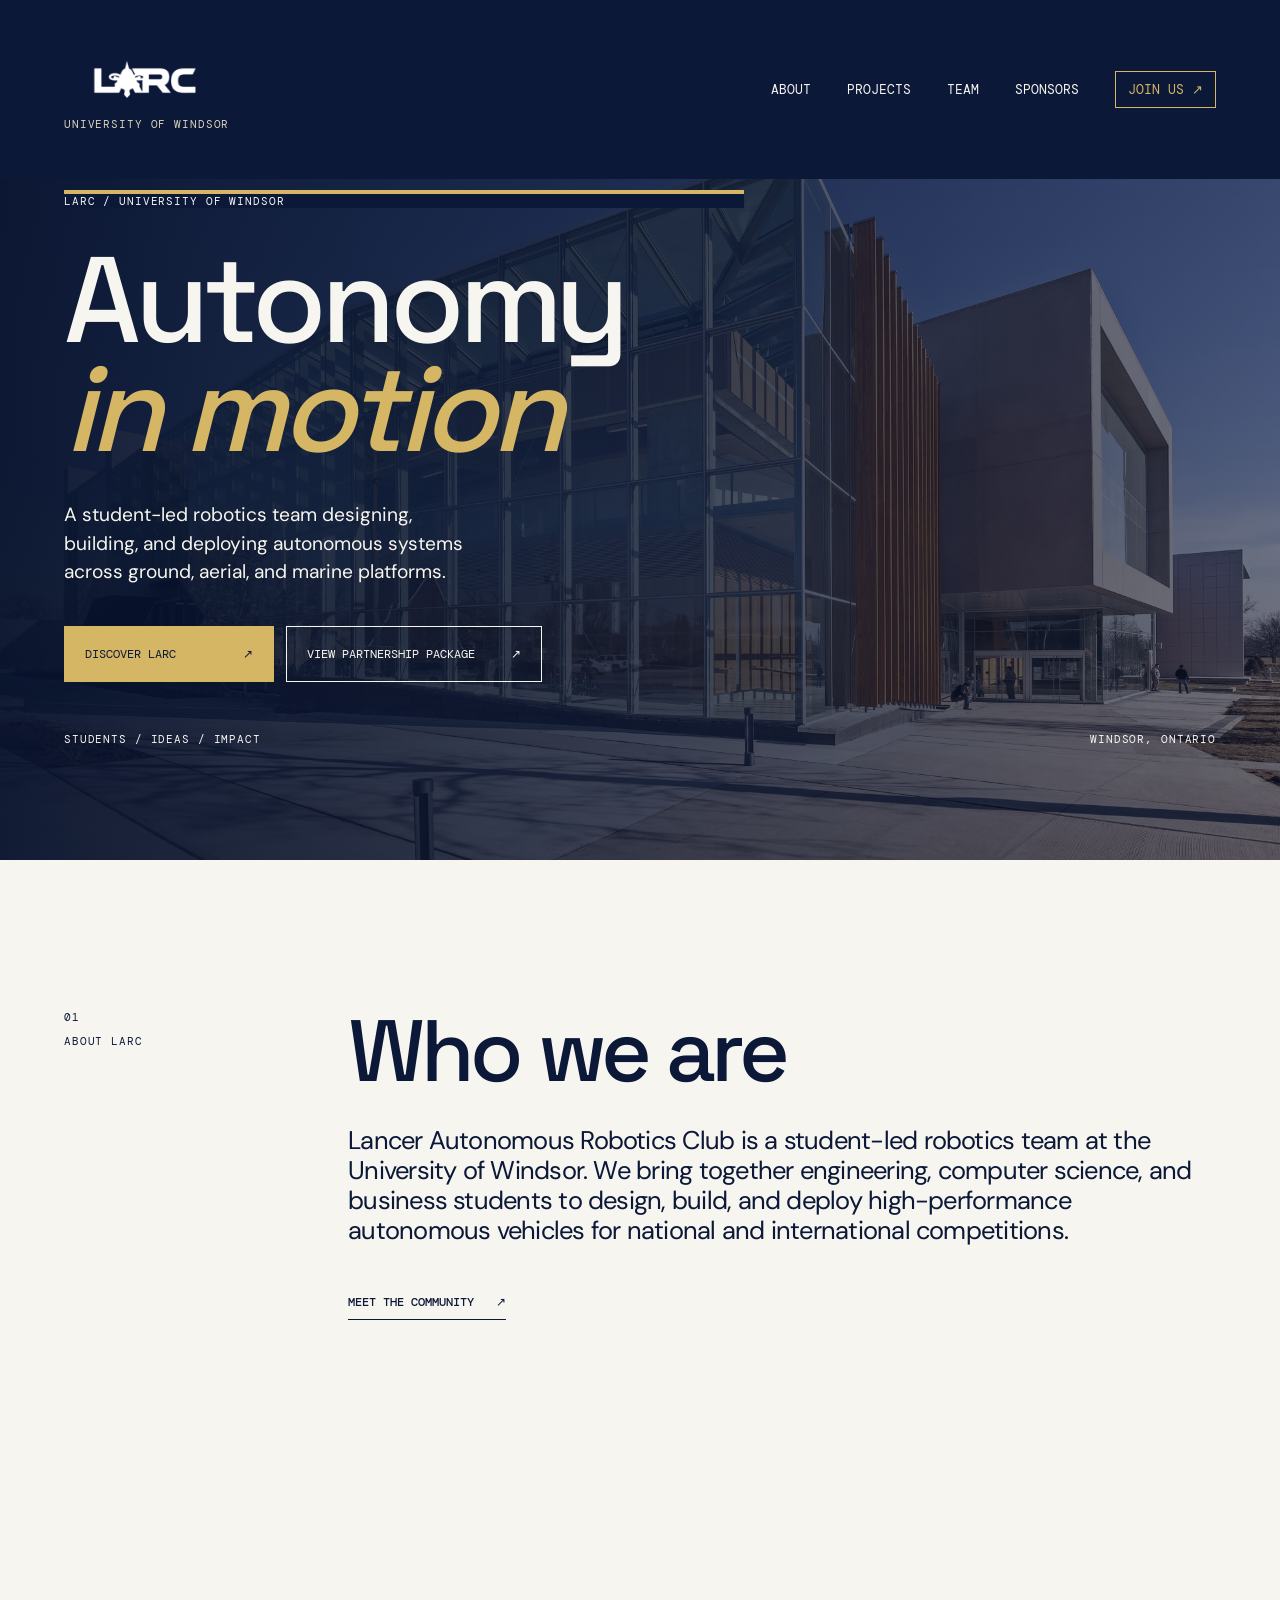
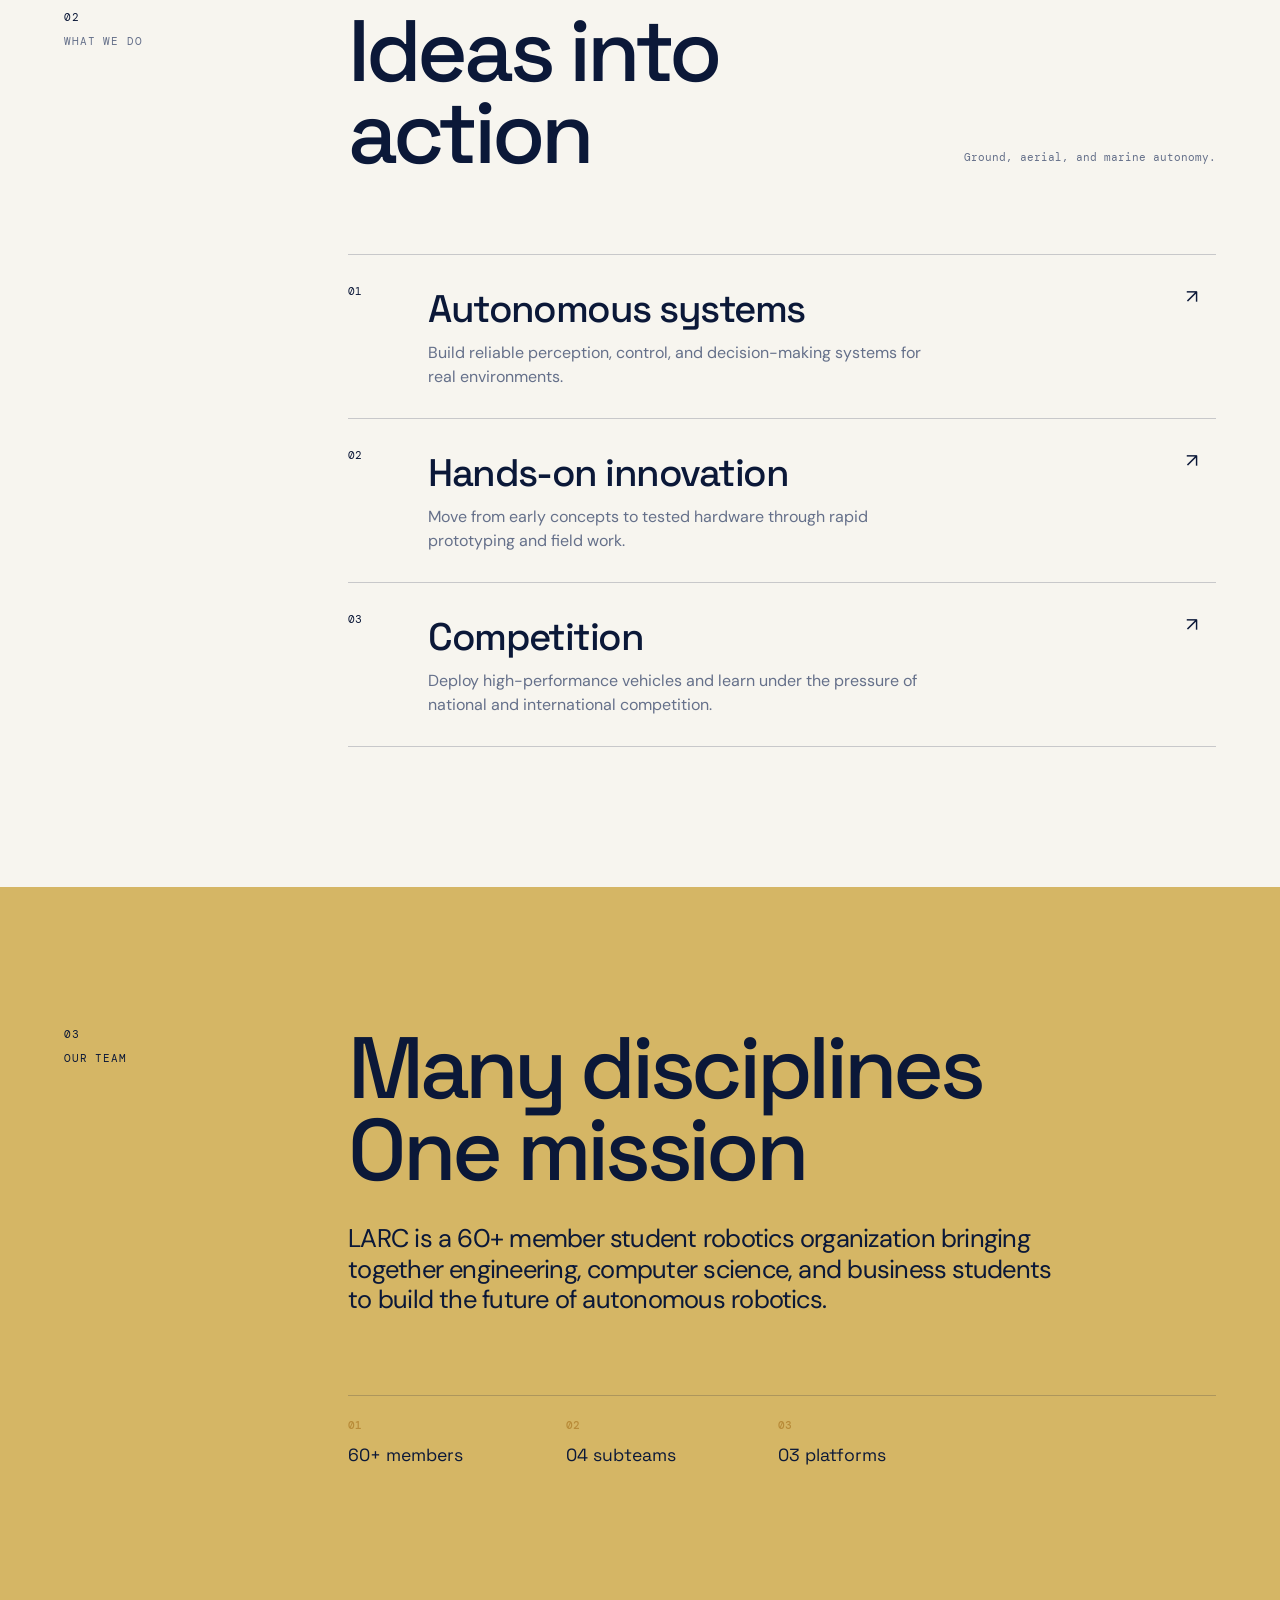
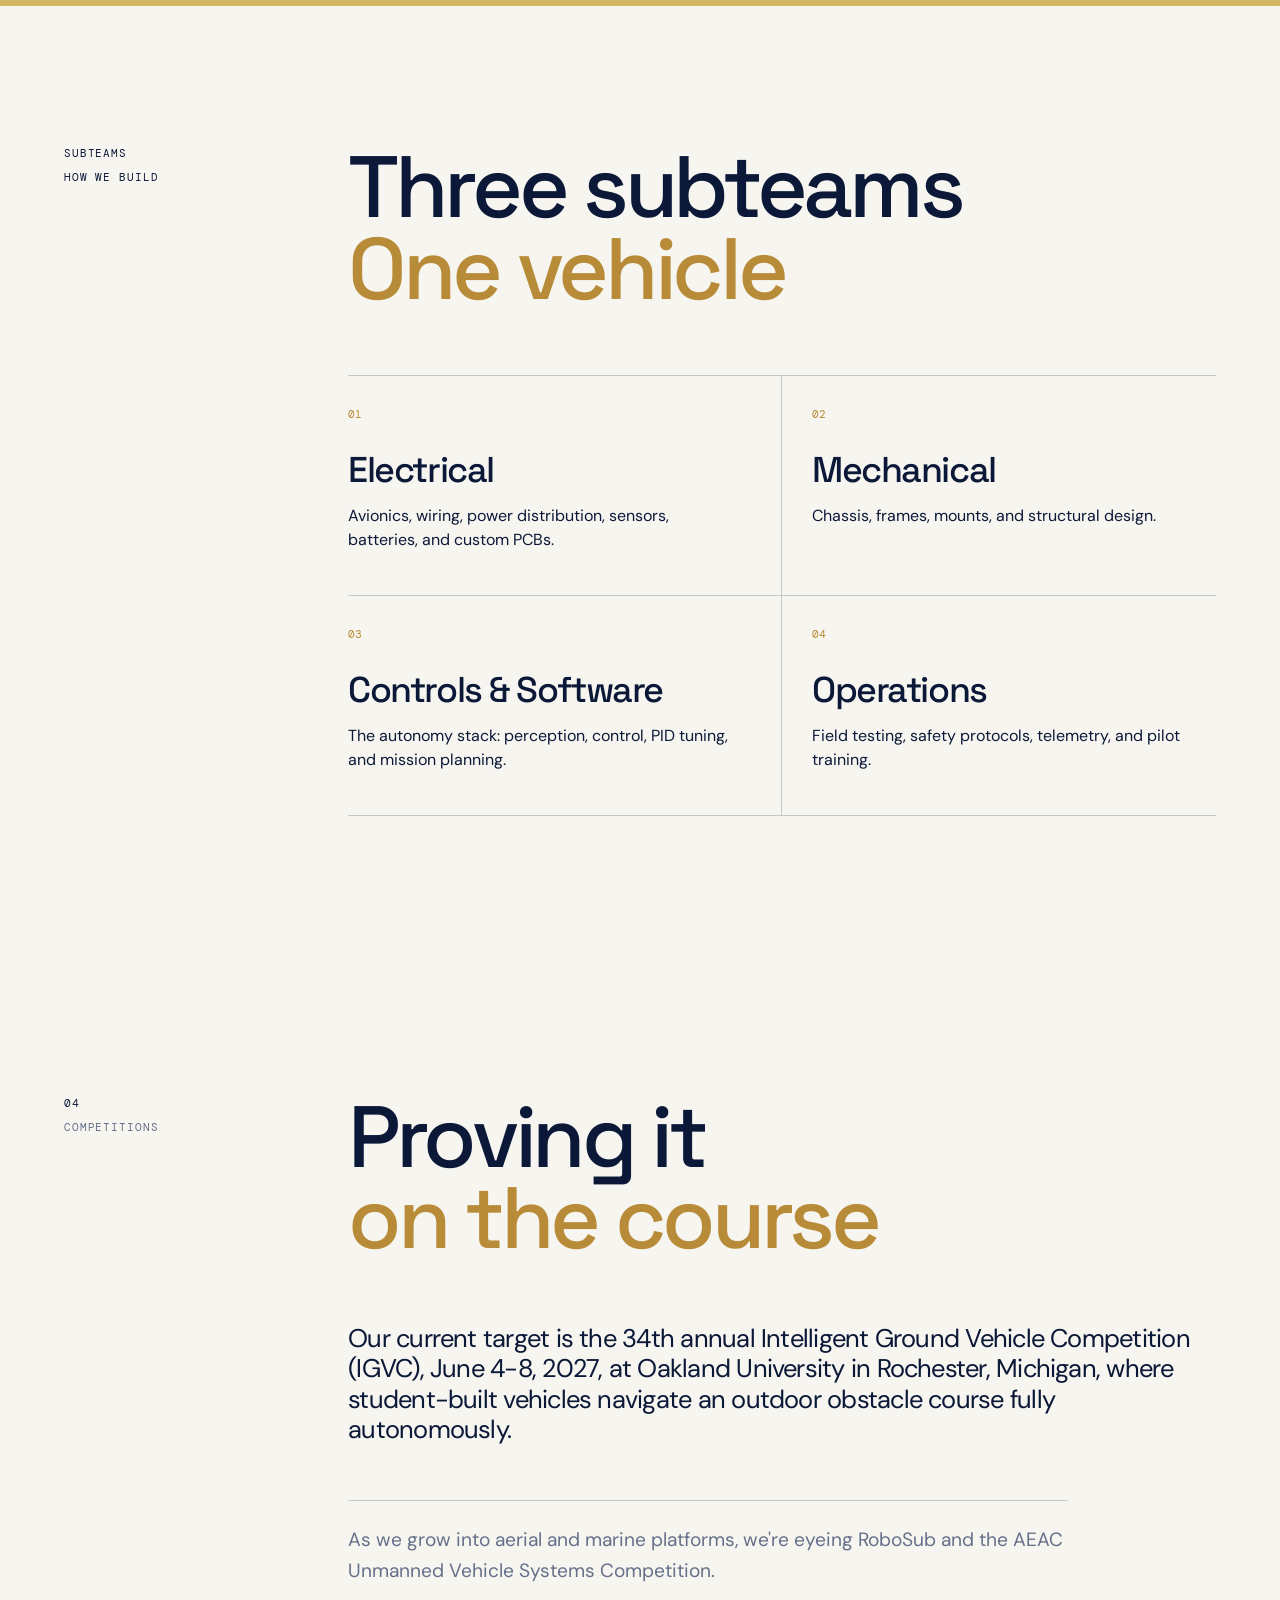
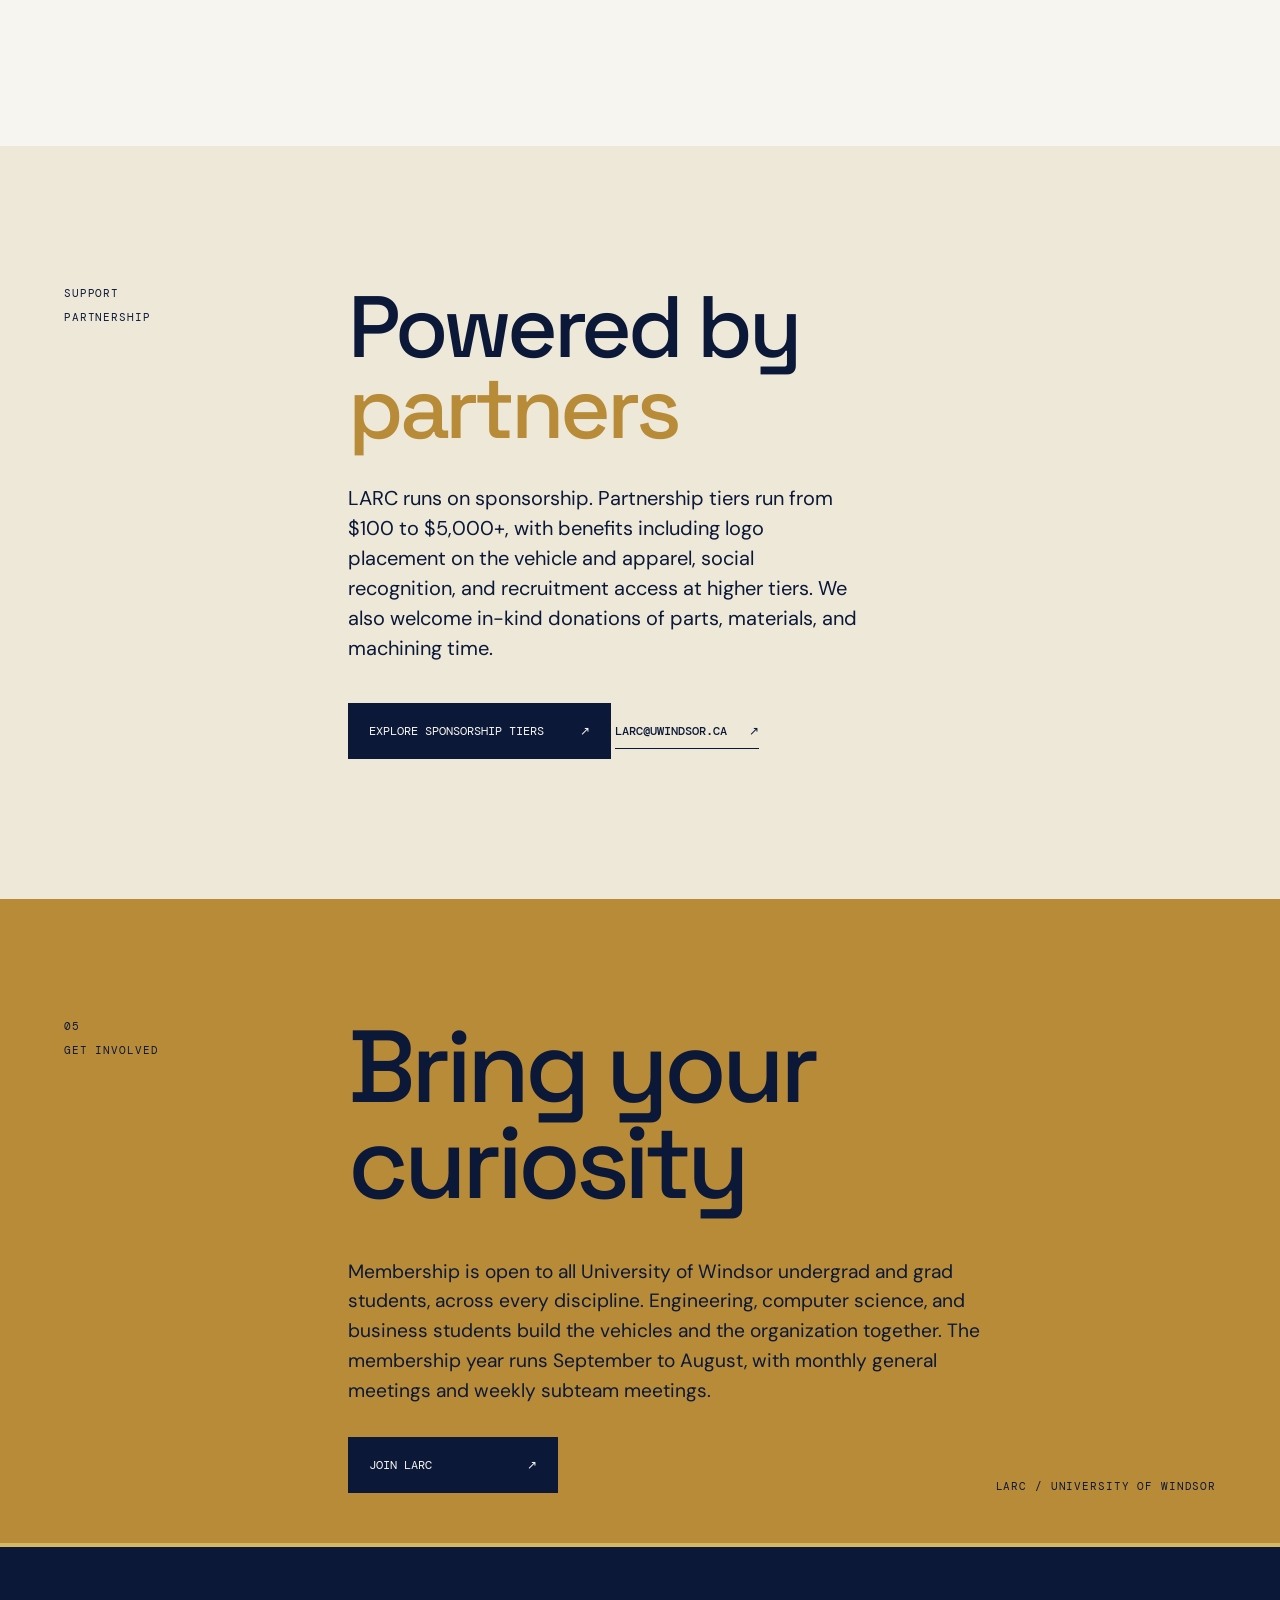
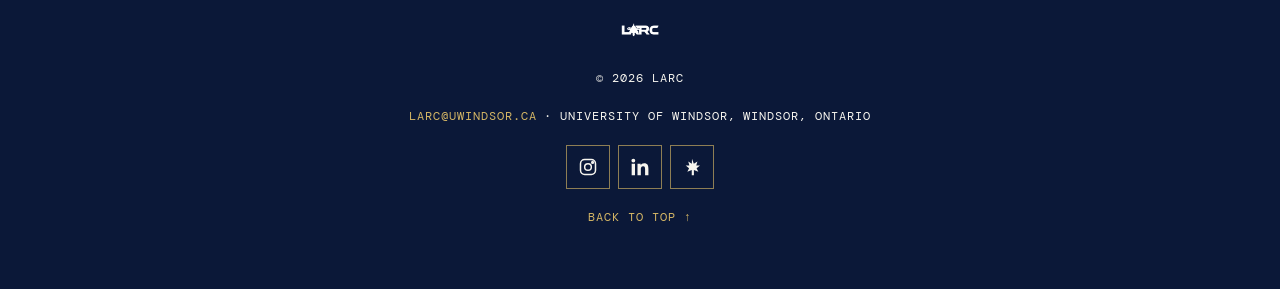
<file: index.html>
<!doctype html>
<html lang="en">

<head>
    <meta charset="utf-8">
    <meta name="viewport" content="width=device-width, initial-scale=1">
    <meta name="description"
        content="LARC at the University of Windsor: research, learning, and collaboration with public impact.">
    <title>LARC | University of Windsor</title>
    <link rel="preconnect" href="https://fonts.googleapis.com">
    <link rel="preconnect" href="https://fonts.gstatic.com" crossorigin>
    <link
        href="https://fonts.googleapis.com/css2?family=DM+Mono:wght@400;500&family=DM+Sans:wght@400;500;700&family=Space+Grotesk:wght@400;500;600;700&display=swap"
        rel="stylesheet">
    <link rel="stylesheet" href="styles.css">
    <script src="script.js" defer></script>
</head>

<body>
    <header class="site-header" id="top">
        <a class="wordmark" href="index.html" aria-label="LARC home"><img src="assets/LARC%20Logo.png"
                alt="LARC"><small>University of Windsor</small></a>
        <button class="menu-toggle" type="button" aria-expanded="false" aria-controls="site-nav">Menu <span
                aria-hidden="true">+</span></button>
        <nav class="site-nav" id="site-nav" aria-label="Main navigation">
            <a href="about.html">About</a>
            <a href="projects.html">Projects</a>
            <a href="team.html">Team</a>
            <a href="sponsors.html">Sponsors</a>
            <a class="nav-join" href="mailto:larc@uwindsor.ca">Join us <span aria-hidden="true">↗</span></a>
        </nav>
    </header>

    <main>
        <section class="hero" aria-labelledby="hero-title">
            <div class="hero-image" role="img"
                aria-label="Centre for Engineering Innovation at the University of Windsor"></div>
            <div class="hero-overlay"></div>
            <div class="hero-copy">
                <p class="eyebrow">LARC / University of Windsor</p>
                <h1 id="hero-title">Autonomy<br><em>in motion</em></h1>
                <p class="hero-intro">A student-led robotics team designing, building, and deploying autonomous systems
                    across ground, aerial, and marine platforms.</p>
                <div class="hero-actions"><a class="button-link button-light" href="about.html">Discover LARC <span
                            aria-hidden="true">↗</span></a><a class="button-link button-outline"
                        href="assets/sponsorship-package.pdf" target="_blank" rel="noreferrer">View
                        partnership package <span aria-hidden="true">↗</span></a></div>
            </div>
            <div class="hero-foot"><span>Students / Ideas / Impact</span><span>Windsor, Ontario</span></div>
        </section>

        <section class="intro section-grid" id="about" aria-labelledby="about-title">
            <div class="section-label"><span>01</span><span>About LARC</span></div>
            <div class="intro-content">
                <h2 id="about-title">Who we are</h2>
                <p class="large-copy">Lancer Autonomous Robotics Club is a student-led robotics team at the University
                    of Windsor. We bring together engineering, computer science, and business students to design, build,
                    and deploy high-performance autonomous vehicles for national and international competitions.</p>
                <a class="text-link" href="about.html">Meet the community <span aria-hidden="true">↗</span></a>
            </div>
        </section>

        <section class="work section-grid" id="projects" aria-labelledby="work-title">
            <div class="section-label"><span>02</span><span>What we do</span></div>
            <div class="work-content">
                <div class="section-heading">
                    <h2 id="work-title">Ideas into<br><em>action</em></h2>
                    <p>Ground, aerial, and marine autonomy.</p>
                </div>
                <div class="work-list">
                    <article class="work-item"><span class="item-number">01</span>
                        <div>
                            <h3>Autonomous systems</h3>
                            <p>Build reliable perception, control, and decision-making systems for real environments.
                            </p>
                        </div><span class="item-arrow" aria-hidden="true">↗</span>
                    </article>
                    <article class="work-item"><span class="item-number">02</span>
                        <div>
                            <h3>Hands-on innovation</h3>
                            <p>Move from early concepts to tested hardware through rapid prototyping and field work.</p>
                        </div><span class="item-arrow" aria-hidden="true">↗</span>
                    </article>
                    <article class="work-item"><span class="item-number">03</span>
                        <div>
                            <h3>Competition</h3>
                            <p>Deploy high-performance vehicles and learn under the pressure of national and
                                international competition.</p>
                        </div><span class="item-arrow" aria-hidden="true">↗</span>
                    </article>
                </div>
            </div>
        </section>

        <section class="stats section-grid" id="team" aria-labelledby="team-title">
            <div class="section-label"><span>03</span><span>Our team</span></div>
            <div class="stats-content">
                <h2 id="team-title">Many disciplines<br><em>One mission</em></h2>
                <p class="large-copy">LARC is a 60+ member student robotics organization bringing together engineering,
                    computer science, and business students to build the future of autonomous robotics.</p>
                <div class="stat-row">
                    <div><strong>01</strong><span>60+ members</span></div>
                    <div><strong>02</strong><span>04 subteams</span></div>
                    <div><strong>03</strong><span>03 platforms</span></div>
                </div>
            </div>
        </section>

        <section class="subteams section-grid" id="subteams" aria-labelledby="subteams-title">
            <div class="section-label"><span>Subteams</span><span>How we build</span></div>
            <div class="subteams-content">
                <h2 id="subteams-title">Three subteams<br><em>One vehicle</em></h2>
                <div class="subteam-grid">
                    <article><span class="item-number">01</span>
                        <h3>Electrical</h3>
                        <p>Avionics, wiring, power distribution, sensors, batteries, and custom PCBs.</p>
                    </article>
                    <article><span class="item-number">02</span>
                        <h3>Mechanical</h3>
                        <p>Chassis, frames, mounts, and structural design.</p>
                    </article>
                    <article><span class="item-number">03</span>
                        <h3>Controls &amp; Software</h3>
                        <p>The autonomy stack: perception, control, PID tuning, and mission planning.</p>
                    </article>
                    <article><span class="item-number">04</span>
                        <h3>Operations</h3>
                        <p>Field testing, safety protocols, telemetry, and pilot training.</p>
                    </article>
                </div>
            </div>
        </section>

        <section class="competitions section-grid" id="competitions" aria-labelledby="competitions-title">
            <div class="section-label"><span>04</span><span>Competitions</span></div>
            <div class="competitions-content">
                <h2 id="competitions-title">Proving it<br><em>on the course</em></h2>
                <p class="large-copy">Our current target is the 34th annual Intelligent Ground Vehicle Competition
                    (IGVC), June 4-8, 2027, at Oakland University in Rochester, Michigan, where student-built vehicles
                    navigate an outdoor obstacle course fully autonomously.</p>
                <p class="competition-note">As we grow into aerial and marine platforms, we're eyeing RoboSub and the
                    AEAC Unmanned Vehicle Systems Competition.</p>
            </div>
        </section>

        <section class="sponsors section-grid" id="sponsors" aria-labelledby="sponsors-title">
            <div class="section-label"><span>Support</span><span>Partnership</span></div>
            <div>
                <h2 id="sponsors-title">Powered by<br><em>partners</em></h2>
                <p class="sponsor-copy">LARC runs on sponsorship. Partnership tiers run from $100 to $5,000+, with
                    benefits including logo placement on the vehicle and apparel, social recognition, and recruitment
                    access at higher tiers. We also welcome in-kind donations of parts, materials, and machining time.
                </p>
                <a class="button-link" href="assets/sponsorship-package.pdf" target="_blank" rel="noreferrer">Explore
                    sponsorship tiers <span aria-hidden="true">↗</span></a>
                <a class="text-link" href="mailto:larc@uwindsor.ca">larc@uwindsor.ca <span
                        aria-hidden="true">↗</span></a>
            </div>
        </section>

        <section class="callout section-grid" id="connect" aria-labelledby="connect-title">
            <div class="section-label"><span>05</span><span>Get involved</span></div>
            <div class="callout-content">
                <h2 id="connect-title">Bring your<br><em>curiosity</em></h2>
                <p class="membership-copy">Membership is open to all University of Windsor undergrad and grad students,
                    across every discipline. Engineering, computer science, and business students build the vehicles and
                    the
                    organization together. The membership year runs September to August, with monthly general meetings
                    and
                    weekly subteam meetings.</p>
                <a class="button-link" href="mailto:larc@uwindsor.ca">Join LARC <span aria-hidden="true">↗</span></a>
            </div>
            <div class="callout-note">LARC / University of Windsor</div>
        </section>
    </main>

    <footer class="site-footer"><img src="assets/LARC%20Logo.png" alt="LARC"><span>© <span id="year"></span>
            LARC</span><span><a href="mailto:larc@uwindsor.ca">larc@uwindsor.ca</a> · University of Windsor, Windsor,
            Ontario</span>
        <div class="site-socials" aria-label="Social links"><a class="social-link"
                href="https://www.instagram.com/larc.uwin/?hl=en" target="_blank" rel="noreferrer"
                aria-label="Instagram" title="Instagram"><svg viewBox="0 0 24 24" aria-hidden="true">
                    <rect x="3" y="3" width="18" height="18" rx="5"></rect>
                    <circle cx="12" cy="12" r="4"></circle>
                    <circle cx="17.5" cy="6.5" r="1"></circle>
                </svg></a><a class="social-link" href="https://www.linkedin.com/company/lancer-autonomous-robotics-club"
                target="_blank" rel="noreferrer" aria-label="LinkedIn" title="LinkedIn"><svg viewBox="0 0 24 24"
                    aria-hidden="true">
                    <path
                        d="M6 8H2v14h4V8ZM4 2a2.3 2.3 0 1 0 0 4.6A2.3 2.3 0 0 0 4 2ZM9 8v14h4v-7.2c0-2 .4-3.8 2.8-3.8 2.3 0 2.3 2.1 2.3 4V22h4v-7.7c0-3.8-.8-6.7-5.1-6.7-2.1 0-3.5 1.1-4.1 2.1h-.1V8H9Z">
                    </path>
                </svg></a><a class="social-link" href="https://linktr.ee/larc.uwindsor" target="_blank" rel="noreferrer"
                aria-label="Linktree" title="Linktree"><svg viewBox="0 0 24 24" aria-hidden="true">
                    <path
                        d="m12 2 2.2 6.1 4.3-2.8-1.4 5h4.5l-4.1 3.2 2.1 4.1-5.3-2.1V22h-2.6v-6.5l-5.3 2.1 2.1-4.1-4.1-3.2h4.5l-1.4-5 4.3 2.8L12 2Z">
                    </path>
                </svg></a></div><a href="#top">Back to top ↑</a>
    </footer>
</body>

</html>
</file>
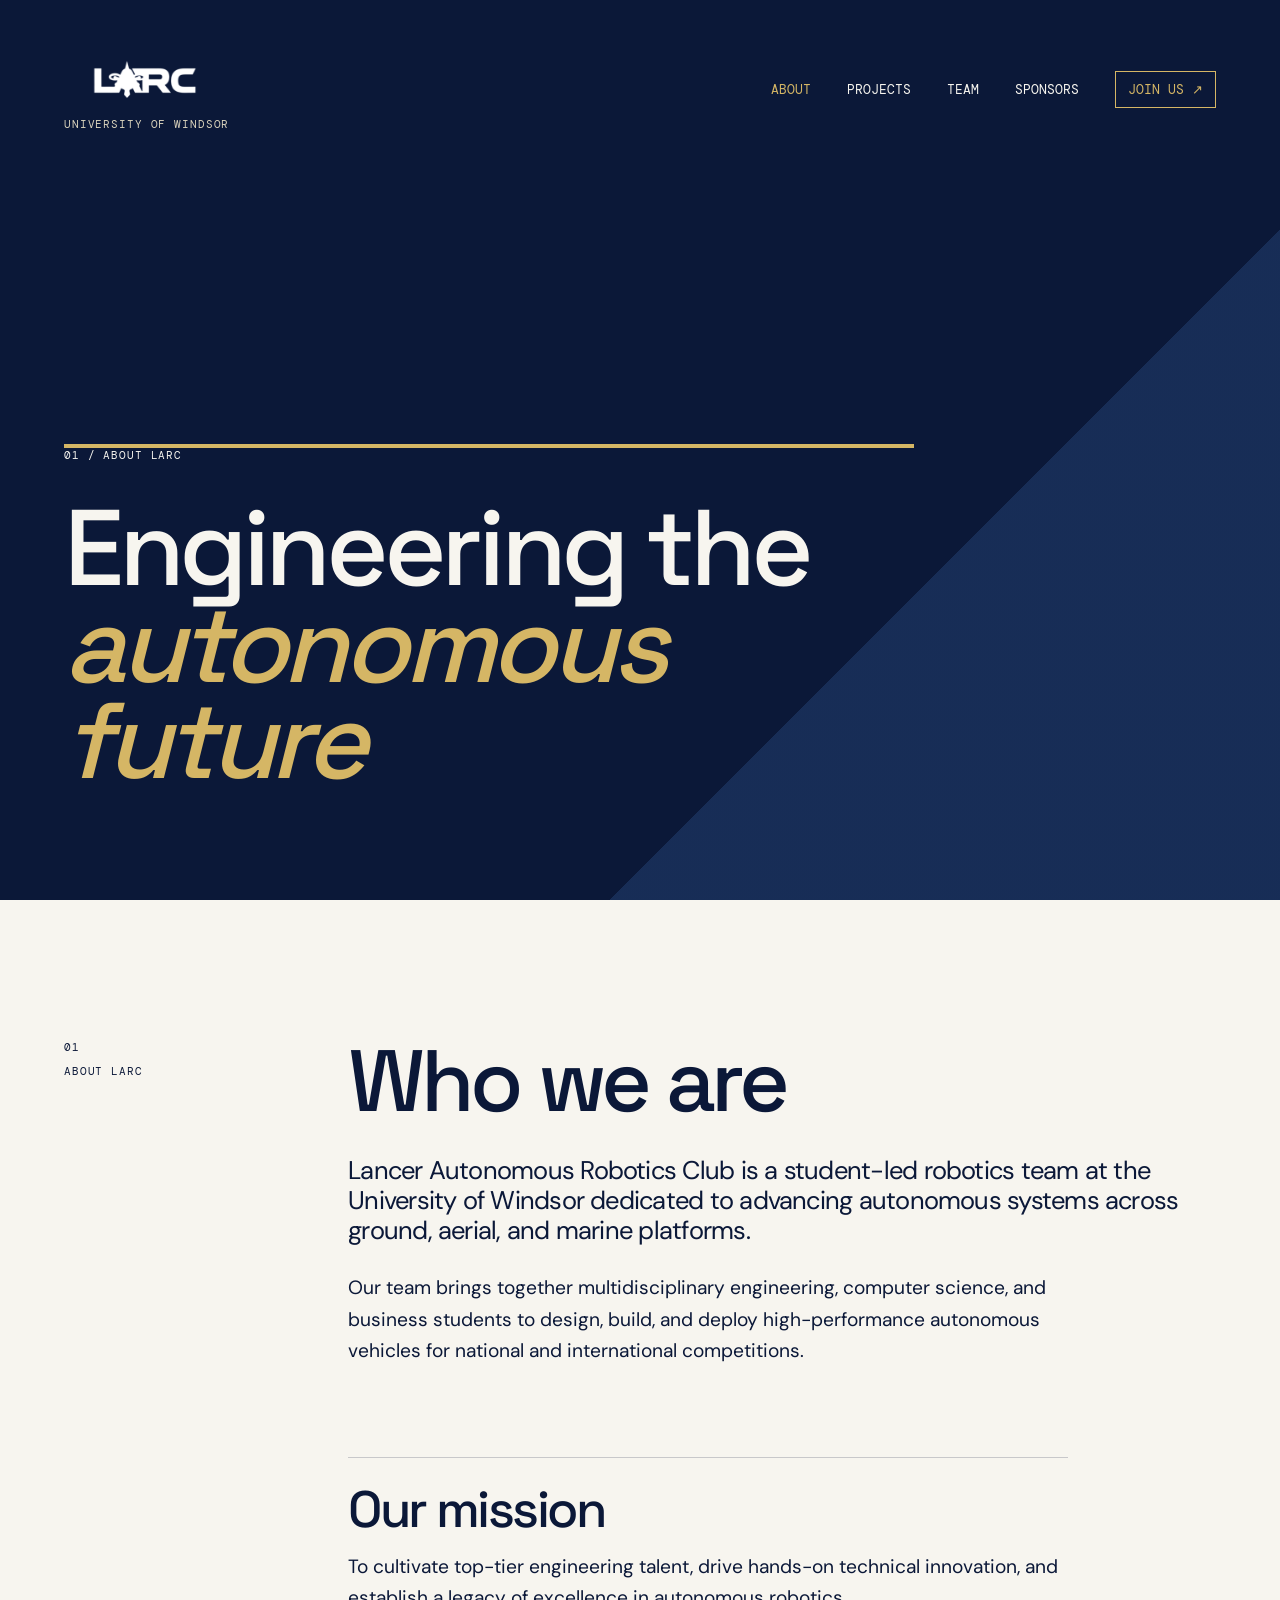
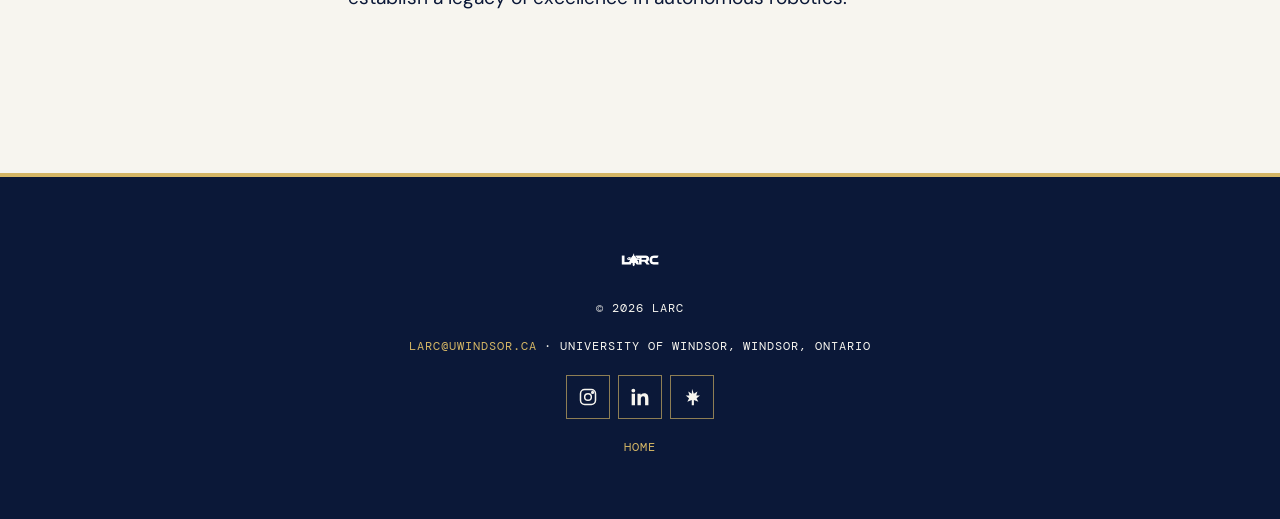
<file: about.html>
<!doctype html>
<html lang="en">

<head>
    <meta charset="utf-8">
    <meta name="viewport" content="width=device-width, initial-scale=1">
    <meta name="description" content="Learn about Lancer Autonomous Robotics Club at the University of Windsor.">
    <title>About | LARC</title>
    <link rel="preconnect" href="https://fonts.googleapis.com">
    <link rel="preconnect" href="https://fonts.gstatic.com" crossorigin>
    <link
        href="https://fonts.googleapis.com/css2?family=DM+Mono:wght@400;500&family=DM+Sans:wght@400;500;700&family=Space+Grotesk:wght@400;500;600;700&display=swap"
        rel="stylesheet">
    <link rel="stylesheet" href="styles.css">
    <script src="script.js" defer></script>
</head>

<body>
    <header class="site-header" id="top">
        <a class="wordmark" href="index.html" aria-label="LARC home"><img src="assets/LARC%20Logo.png"
                alt="LARC"><small>University of Windsor</small></a>
        <button class="menu-toggle" type="button" aria-expanded="false" aria-controls="site-nav">Menu <span
                aria-hidden="true">+</span></button>
        <nav class="site-nav" id="site-nav" aria-label="Main navigation">
            <a class="is-current" href="about.html">About</a><a href="projects.html">Projects</a><a
                href="team.html">Team</a><a href="sponsors.html">Sponsors</a><a class="nav-join"
                href="mailto:larc@uwindsor.ca">Join us <span aria-hidden="true">↗</span></a>
        </nav>
    </header>
    <main class="inner-page">
        <section class="page-hero page-hero-about">
            <div>
                <p class="eyebrow">01 / About LARC</p>
                <h1>Engineering the<br><em>autonomous future</em></h1>
            </div>
        </section>
        <section class="page-body section-grid">
            <div class="section-label"><span>01</span><span>About LARC</span></div>
            <div class="page-content">
                <h2>Who we are</h2>
                <p class="large-copy">Lancer Autonomous Robotics Club is a student-led robotics team at the
                    University
                    of Windsor dedicated to advancing autonomous systems across ground, aerial, and marine
                    platforms.
                </p>
                <p>Our team brings together multidisciplinary engineering, computer science, and business
                    students to
                    design, build, and deploy high-performance autonomous vehicles for national and
                    international
                    competitions.</p>
                <div class="content-rule">
                    <h2>Our mission</h2>
                    <p>To cultivate top-tier engineering talent, drive hands-on technical innovation, and
                        establish a
                        legacy of excellence in autonomous robotics.</p>
                </div>
            </div>
        </section>
    </main>
    <footer class="site-footer"><img src="assets/LARC%20Logo.png" alt="LARC"><span>© <span id="year"></span>
            LARC</span><span><a href="mailto:larc@uwindsor.ca">larc@uwindsor.ca</a> · University of Windsor, Windsor,
            Ontario</span>
        <div class="site-socials" aria-label="Social links"><a class="social-link"
                href="https://www.instagram.com/larc.uwin/?hl=en" target="_blank" rel="noreferrer"
                aria-label="Instagram" title="Instagram"><svg viewBox="0 0 24 24" aria-hidden="true">
                    <rect x="3" y="3" width="18" height="18" rx="5"></rect>
                    <circle cx="12" cy="12" r="4"></circle>
                    <circle cx="17.5" cy="6.5" r="1"></circle>
                </svg></a><a class="social-link" href="https://www.linkedin.com/company/lancer-autonomous-robotics-club"
                target="_blank" rel="noreferrer" aria-label="LinkedIn" title="LinkedIn"><svg viewBox="0 0 24 24"
                    aria-hidden="true">
                    <path
                        d="M6 8H2v14h4V8ZM4 2a2.3 2.3 0 1 0 0 4.6A2.3 2.3 0 0 0 4 2ZM9 8v14h4v-7.2c0-2 .4-3.8 2.8-3.8 2.3 0 2.3 2.1 2.3 4V22h4v-7.7c0-3.8-.8-6.7-5.1-6.7-2.1 0-3.5 1.1-4.1 2.1h-.1V8H9Z">
                    </path>
                </svg></a><a class="social-link" href="https://linktr.ee/larc.uwindsor" target="_blank" rel="noreferrer"
                aria-label="Linktree" title="Linktree"><svg viewBox="0 0 24 24" aria-hidden="true">
                    <path
                        d="m12 2 2.2 6.1 4.3-2.8-1.4 5h4.5l-4.1 3.2 2.1 4.1-5.3-2.1V22h-2.6v-6.5l-5.3 2.1 2.1-4.1-4.1-3.2h4.5l-1.4-5 4.3 2.8L12 2Z">
                    </path>
                </svg></a></div><a href="index.html">Home</a>
    </footer>
</body>

</html>
</file>
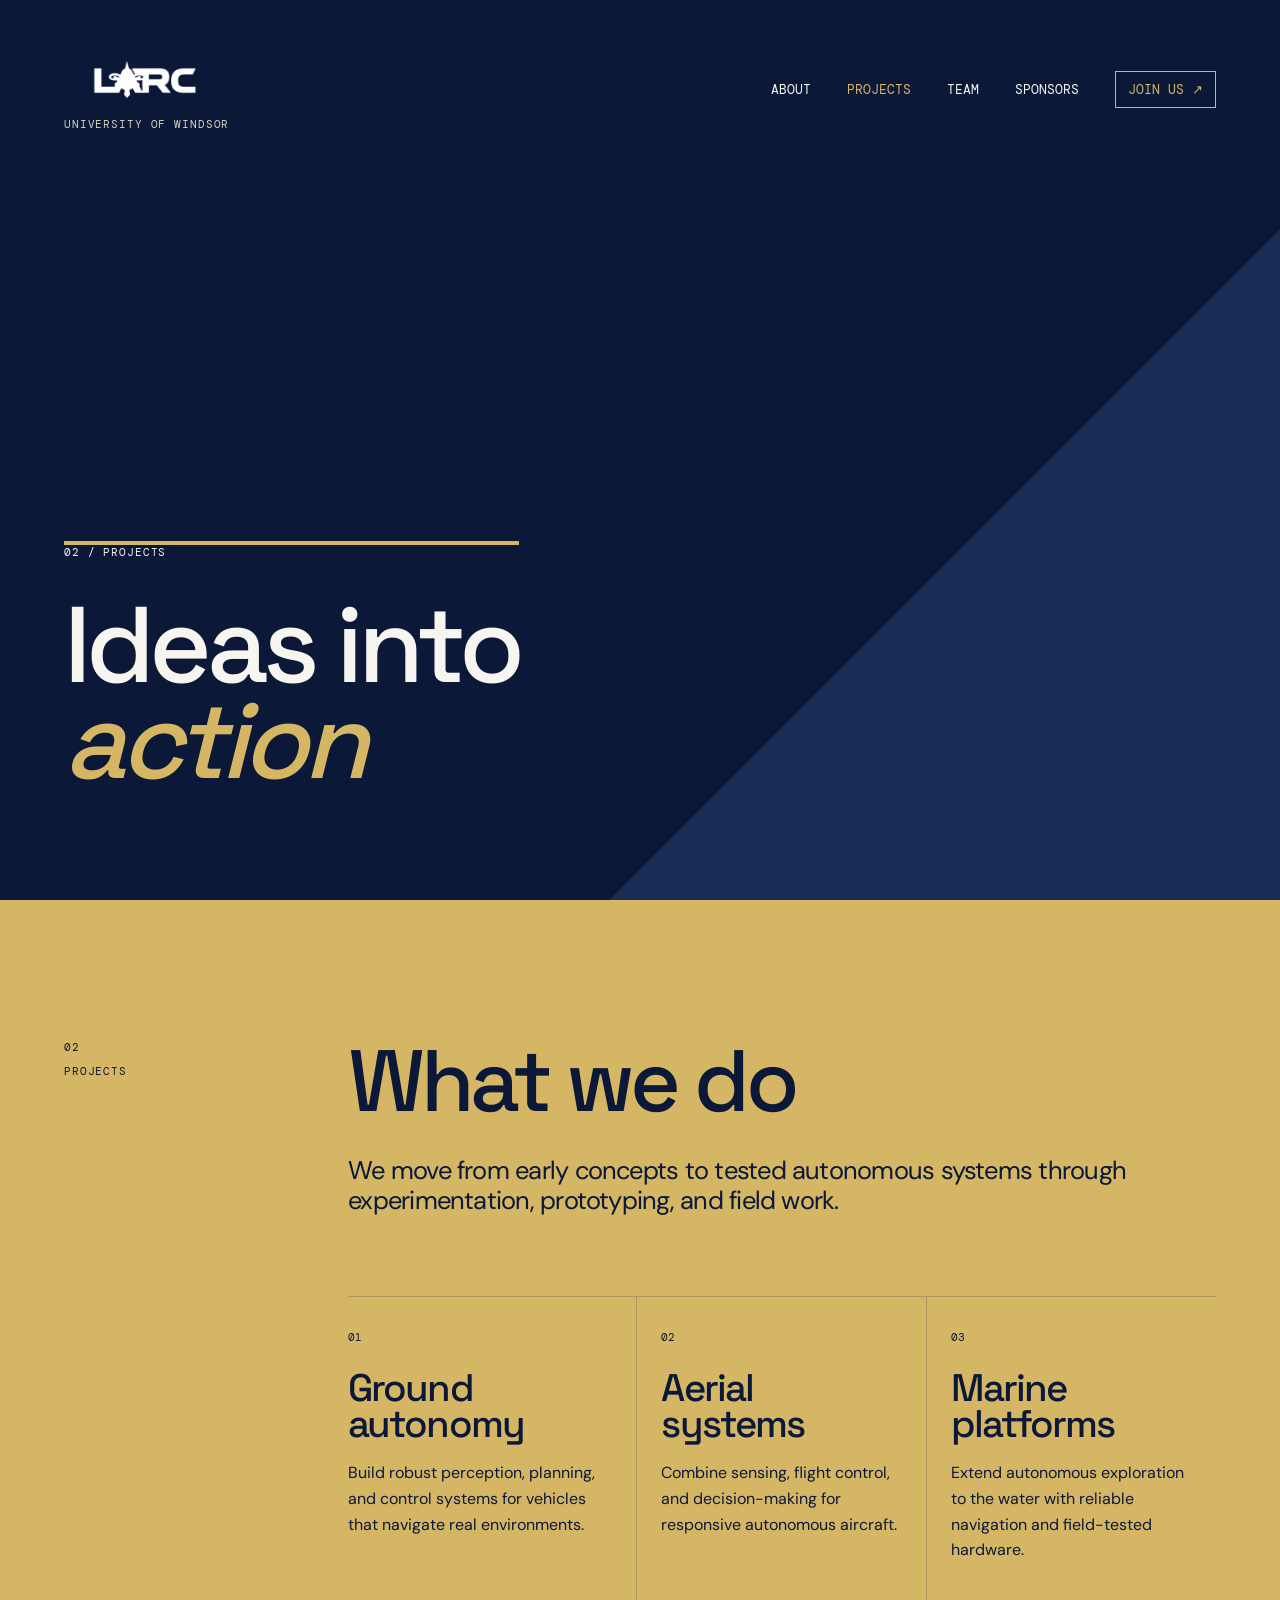
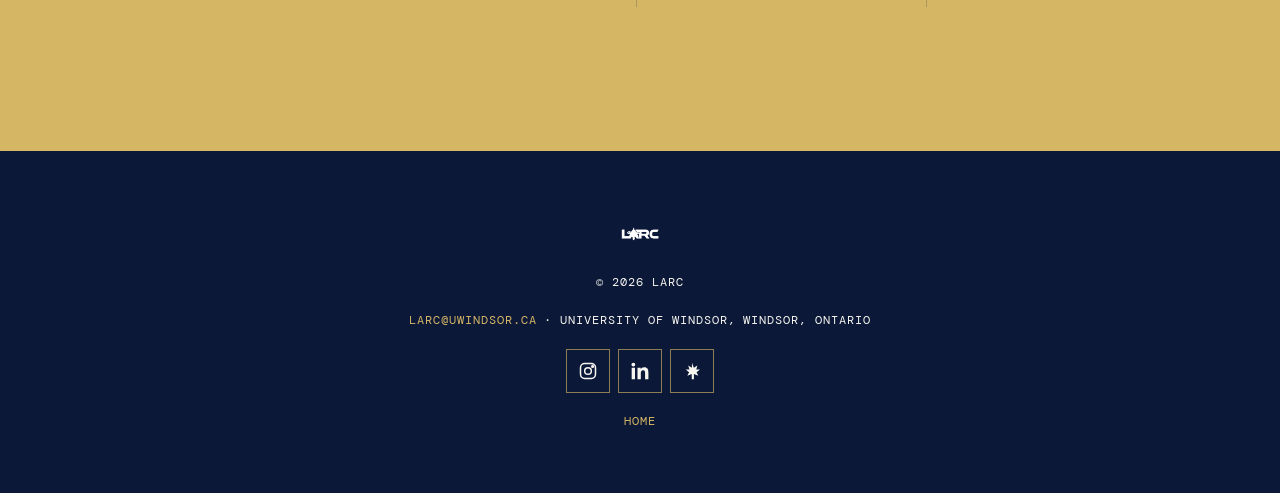
<file: projects.html>
<!doctype html>
<html lang="en">

<head>
    <meta charset="utf-8">
    <meta name="viewport" content="width=device-width, initial-scale=1">
    <meta name="description" content="Explore the autonomous robotics projects developed by LARC.">
    <title>Projects | LARC</title>
    <link rel="preconnect" href="https://fonts.googleapis.com">
    <link rel="preconnect" href="https://fonts.gstatic.com" crossorigin>
    <link
        href="https://fonts.googleapis.com/css2?family=DM+Mono:wght@400;500&family=DM+Sans:wght@400;500;700&family=Space+Grotesk:wght@400;500;600;700&display=swap"
        rel="stylesheet">
    <link rel="stylesheet" href="styles.css">
    <script src="script.js" defer></script>
</head>

<body>
    <header class="site-header" id="top"><a class="wordmark" href="index.html" aria-label="LARC home"><img
                src="assets/LARC%20Logo.png" alt="LARC"><small>University of Windsor</small></a><button
            class="menu-toggle" type="button" aria-expanded="false" aria-controls="site-nav">Menu <span
                aria-hidden="true">+</span></button>
        <nav class="site-nav" id="site-nav" aria-label="Main navigation"><a href="about.html">About</a><a
                class="is-current" href="projects.html">Projects</a><a href="team.html">Team</a><a
                href="sponsors.html">Sponsors</a><a class="nav-join" href="mailto:larc@uwindsor.ca">Join us <span
                    aria-hidden="true">↗</span></a></nav>
    </header>
    <main class="inner-page">
        <section class="page-hero page-hero-projects">
            <div>
                <p class="eyebrow">02 / Projects</p>
                <h1>Ideas into<br><em>action</em></h1>
            </div>
        </section>
        <section class="page-body work-page section-grid">
            <div class="section-label"><span>02</span><span>Projects</span></div>
            <div class="page-content">
                <h2>What we do</h2>
                <p class="large-copy">We move from early concepts to tested autonomous systems through
                    experimentation,
                    prototyping, and field work.</p>
                <div class="project-grid">
                    <article><span class="item-number">01</span>
                        <h2>Ground autonomy</h2>
                        <p>Build robust perception, planning, and control systems for vehicles that navigate
                            real
                            environments.</p>
                    </article>
                    <article><span class="item-number">02</span>
                        <h2>Aerial systems</h2>
                        <p>Combine sensing, flight control, and decision-making for responsive autonomous
                            aircraft.</p>
                    </article>
                    <article><span class="item-number">03</span>
                        <h2>Marine platforms</h2>
                        <p>Extend autonomous exploration to the water with reliable navigation and field-tested
                            hardware.</p>
                    </article>
                </div>
            </div>
        </section>
    </main>
    <footer class="site-footer"><img src="assets/LARC%20Logo.png" alt="LARC"><span>© <span id="year"></span>
            LARC</span><span><a href="mailto:larc@uwindsor.ca">larc@uwindsor.ca</a> · University of Windsor, Windsor,
            Ontario</span>
        <div class="site-socials" aria-label="Social links"><a class="social-link"
                href="https://www.instagram.com/larc.uwin/?hl=en" target="_blank" rel="noreferrer"
                aria-label="Instagram" title="Instagram"><svg viewBox="0 0 24 24" aria-hidden="true">
                    <rect x="3" y="3" width="18" height="18" rx="5"></rect>
                    <circle cx="12" cy="12" r="4"></circle>
                    <circle cx="17.5" cy="6.5" r="1"></circle>
                </svg></a><a class="social-link" href="https://www.linkedin.com/company/lancer-autonomous-robotics-club"
                target="_blank" rel="noreferrer" aria-label="LinkedIn" title="LinkedIn"><svg viewBox="0 0 24 24"
                    aria-hidden="true">
                    <path
                        d="M6 8H2v14h4V8ZM4 2a2.3 2.3 0 1 0 0 4.6A2.3 2.3 0 0 0 4 2ZM9 8v14h4v-7.2c0-2 .4-3.8 2.8-3.8 2.3 0 2.3 2.1 2.3 4V22h4v-7.7c0-3.8-.8-6.7-5.1-6.7-2.1 0-3.5 1.1-4.1 2.1h-.1V8H9Z">
                    </path>
                </svg></a><a class="social-link" href="https://linktr.ee/larc.uwindsor" target="_blank" rel="noreferrer"
                aria-label="Linktree" title="Linktree"><svg viewBox="0 0 24 24" aria-hidden="true">
                    <path
                        d="m12 2 2.2 6.1 4.3-2.8-1.4 5h4.5l-4.1 3.2 2.1 4.1-5.3-2.1V22h-2.6v-6.5l-5.3 2.1 2.1-4.1-4.1-3.2h4.5l-1.4-5 4.3 2.8L12 2Z">
                    </path>
                </svg></a></div><a href="index.html">Home</a>
    </footer>
</body>

</html>
</file>
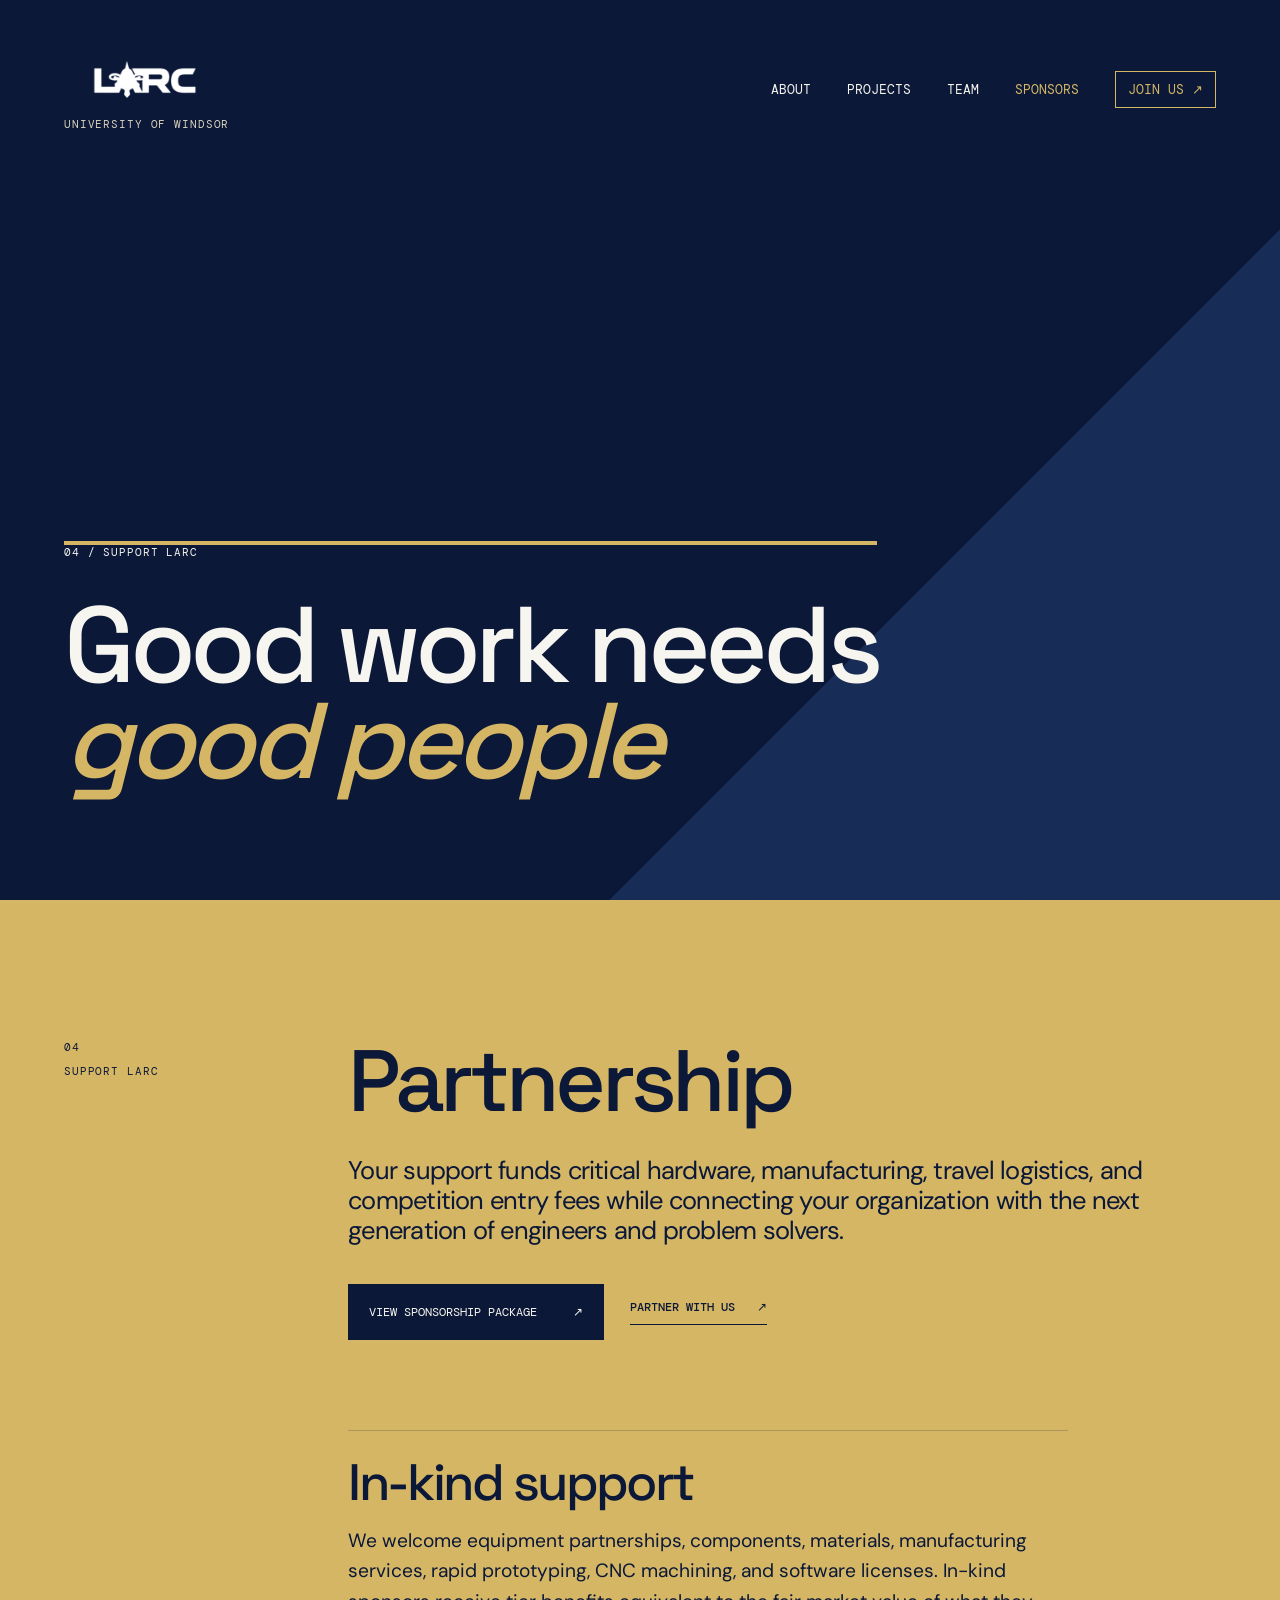
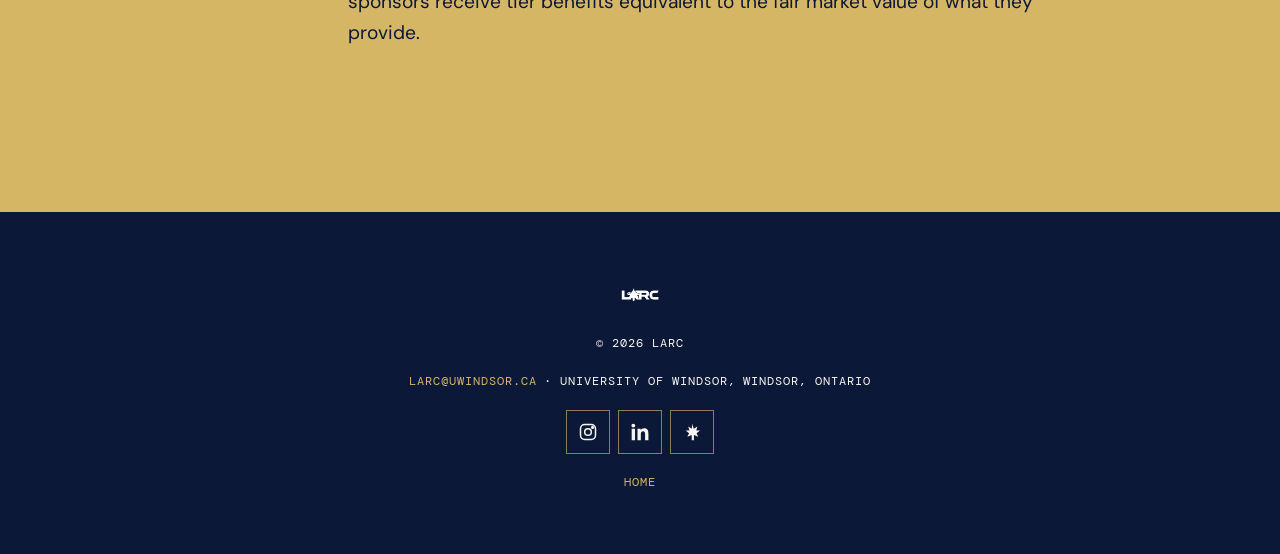
<file: sponsors.html>
<!doctype html>
<html lang="en">

<head>
    <meta charset="utf-8">
    <meta name="viewport" content="width=device-width, initial-scale=1">
    <meta name="description"
        content="Partner with LARC and support the next generation of autonomous robotics engineers.">
    <title>Sponsors | LARC</title>
    <link rel="preconnect" href="https://fonts.googleapis.com">
    <link rel="preconnect" href="https://fonts.gstatic.com" crossorigin>
    <link
        href="https://fonts.googleapis.com/css2?family=DM+Mono:wght@400;500&family=DM+Sans:wght@400;500;700&family=Space+Grotesk:wght@400;500;600;700&display=swap"
        rel="stylesheet">
    <link rel="stylesheet" href="styles.css">
    <script src="script.js" defer></script>
</head>

<body>
    <header class="site-header" id="top"><a class="wordmark" href="index.html" aria-label="LARC home"><img
                src="assets/LARC%20Logo.png" alt="LARC"><small>University of Windsor</small></a><button
            class="menu-toggle" type="button" aria-expanded="false" aria-controls="site-nav">Menu <span
                aria-hidden="true">+</span></button>
        <nav class="site-nav" id="site-nav" aria-label="Main navigation"><a href="about.html">About</a><a
                href="projects.html">Projects</a><a href="team.html">Team</a><a class="is-current"
                href="sponsors.html">Sponsors</a><a class="nav-join" href="mailto:larc@uwindsor.ca">Join us <span
                    aria-hidden="true">↗</span></a></nav>
    </header>
    <main class="inner-page">
        <section class="page-hero page-hero-sponsors">
            <div>
                <p class="eyebrow">04 / Support LARC</p>
                <h1>Good work needs<br><em>good people</em></h1>
            </div>
        </section>
        <section class="page-body sponsor-page section-grid">
            <div class="section-label"><span>04</span><span>Support LARC</span></div>
            <div class="page-content">
                <h2>Partnership</h2>
                <p class="large-copy">Your support funds critical hardware, manufacturing, travel logistics, and
                    competition entry fees while connecting your organization with the next generation of
                    engineers and
                    problem solvers.</p>
                <div class="sponsor-actions"><a class="button-link" href="assets/sponsorship-package.pdf"
                        target="_blank" rel="noreferrer">View sponsorship package <span
                            aria-hidden="true">↗</span></a><a class="text-link"
                        href="mailto:larc@uwindsor.ca?subject=2026-2027%20LARC%20Partnership">Partner with us
                        <span aria-hidden="true">↗</span></a></div>
                <div class="content-rule">
                    <h2>In-kind support</h2>
                    <p>We welcome equipment partnerships, components, materials, manufacturing services, rapid
                        prototyping, CNC machining, and software licenses. In-kind sponsors receive tier
                        benefits
                        equivalent to the fair market value of what they provide.</p>
                </div>
            </div>
        </section>
    </main>
    <footer class="site-footer"><img src="assets/LARC%20Logo.png" alt="LARC"><span>© <span id="year"></span>
            LARC</span><span><a href="mailto:larc@uwindsor.ca">larc@uwindsor.ca</a> · University of Windsor, Windsor,
            Ontario</span>
        <div class="site-socials" aria-label="Social links"><a class="social-link"
                href="https://www.instagram.com/larc.uwin/?hl=en" target="_blank" rel="noreferrer"
                aria-label="Instagram" title="Instagram"><svg viewBox="0 0 24 24" aria-hidden="true">
                    <rect x="3" y="3" width="18" height="18" rx="5"></rect>
                    <circle cx="12" cy="12" r="4"></circle>
                    <circle cx="17.5" cy="6.5" r="1"></circle>
                </svg></a><a class="social-link" href="https://www.linkedin.com/company/lancer-autonomous-robotics-club"
                target="_blank" rel="noreferrer" aria-label="LinkedIn" title="LinkedIn"><svg viewBox="0 0 24 24"
                    aria-hidden="true">
                    <path
                        d="M6 8H2v14h4V8ZM4 2a2.3 2.3 0 1 0 0 4.6A2.3 2.3 0 0 0 4 2ZM9 8v14h4v-7.2c0-2 .4-3.8 2.8-3.8 2.3 0 2.3 2.1 2.3 4V22h4v-7.7c0-3.8-.8-6.7-5.1-6.7-2.1 0-3.5 1.1-4.1 2.1h-.1V8H9Z">
                    </path>
                </svg></a><a class="social-link" href="https://linktr.ee/larc.uwindsor" target="_blank" rel="noreferrer"
                aria-label="Linktree" title="Linktree"><svg viewBox="0 0 24 24" aria-hidden="true">
                    <path
                        d="m12 2 2.2 6.1 4.3-2.8-1.4 5h4.5l-4.1 3.2 2.1 4.1-5.3-2.1V22h-2.6v-6.5l-5.3 2.1 2.1-4.1-4.1-3.2h4.5l-1.4-5 4.3 2.8L12 2Z">
                    </path>
                </svg></a></div><a href="index.html">Home</a>
    </footer>
</body>

</html>
</file>
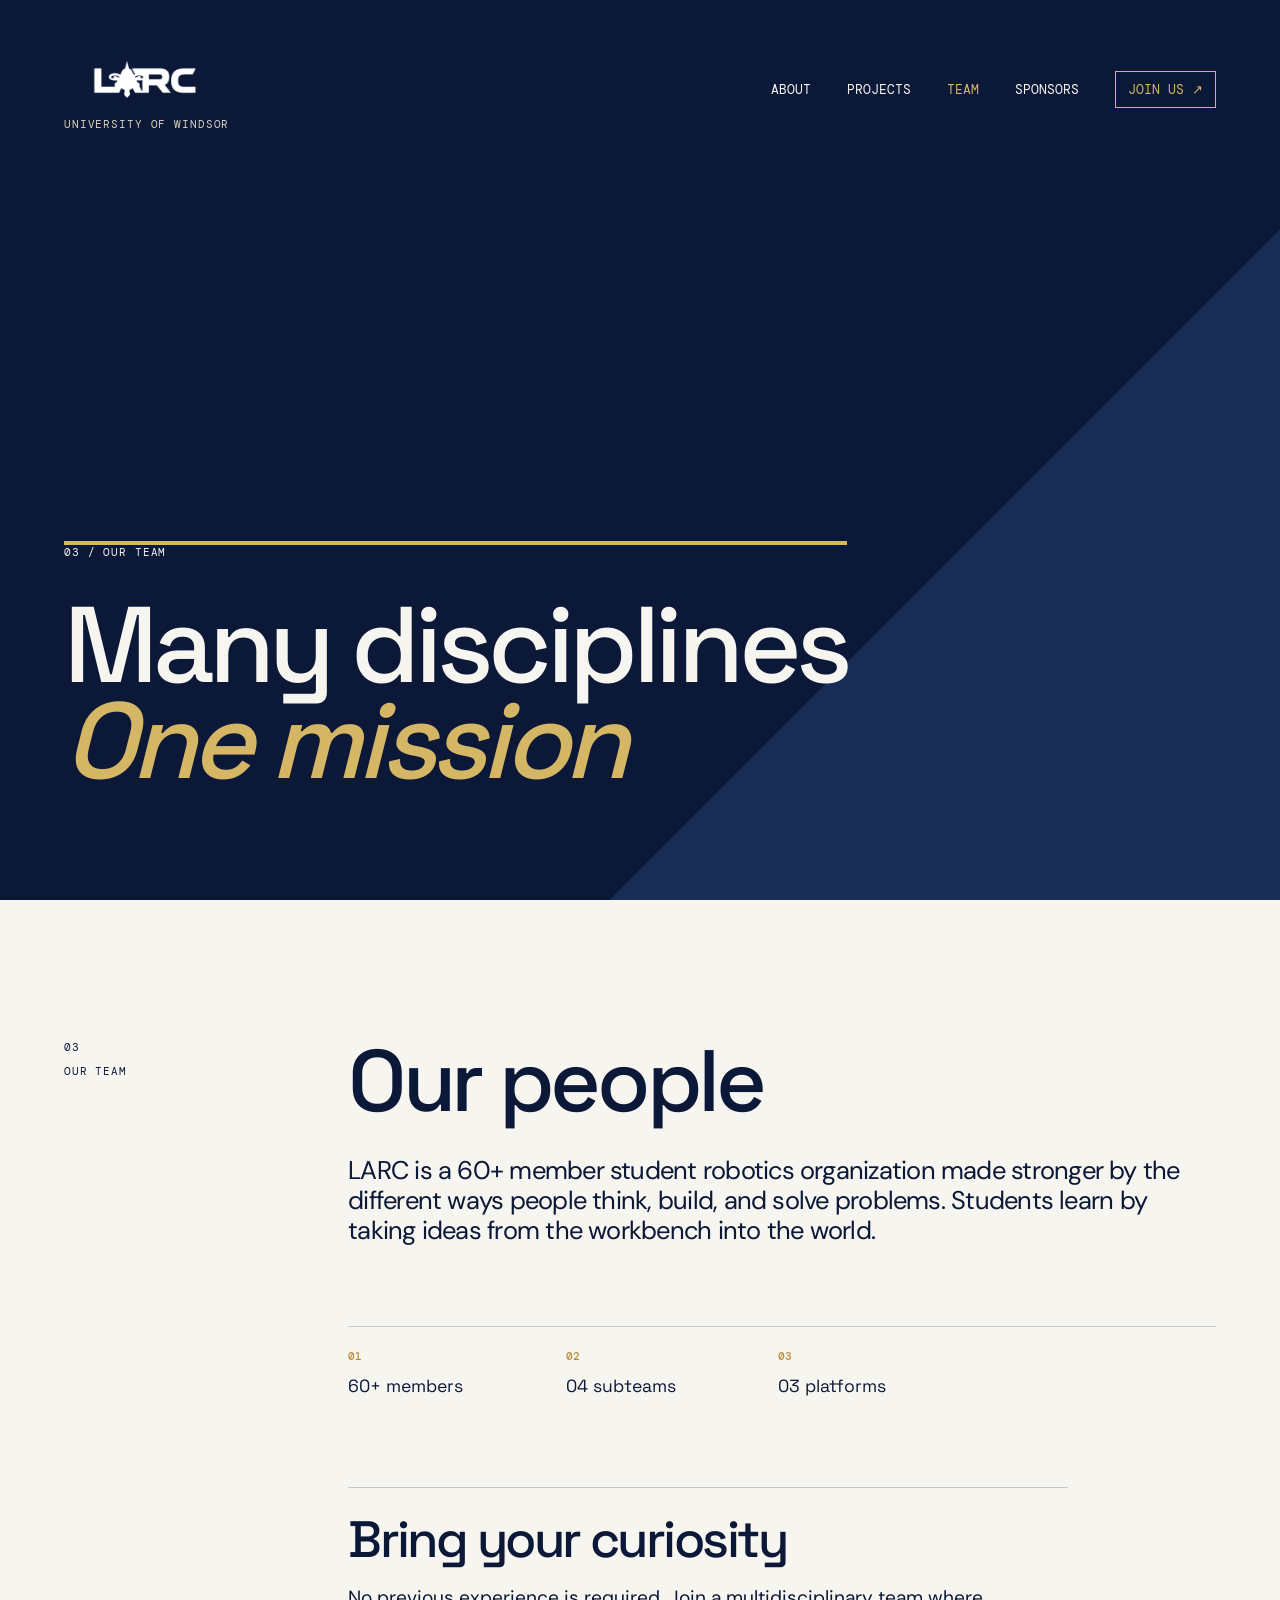
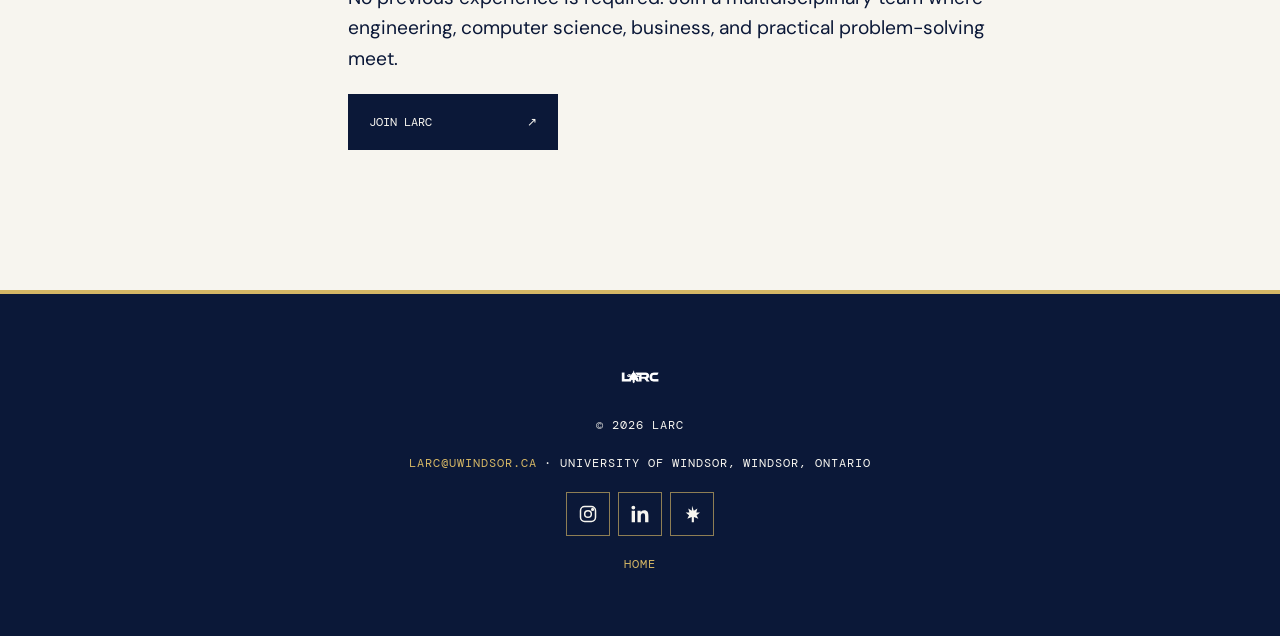
<file: team.html>
<!doctype html>
<html lang="en">

<head>
    <meta charset="utf-8">
    <meta name="viewport" content="width=device-width, initial-scale=1">
    <meta name="description" content="Meet the multidisciplinary student team behind LARC.">
    <title>Team | LARC</title>
    <link rel="preconnect" href="https://fonts.googleapis.com">
    <link rel="preconnect" href="https://fonts.gstatic.com" crossorigin>
    <link
        href="https://fonts.googleapis.com/css2?family=DM+Mono:wght@400;500&family=DM+Sans:wght@400;500;700&family=Space+Grotesk:wght@400;500;600;700&display=swap"
        rel="stylesheet">
    <link rel="stylesheet" href="styles.css">
    <script src="script.js" defer></script>
</head>

<body>
    <header class="site-header" id="top"><a class="wordmark" href="index.html" aria-label="LARC home"><img
                src="assets/LARC%20Logo.png" alt="LARC"><small>University of Windsor</small></a><button
            class="menu-toggle" type="button" aria-expanded="false" aria-controls="site-nav">Menu <span
                aria-hidden="true">+</span></button>
        <nav class="site-nav" id="site-nav" aria-label="Main navigation"><a href="about.html">About</a><a
                href="projects.html">Projects</a><a class="is-current" href="team.html">Team</a><a
                href="sponsors.html">Sponsors</a><a class="nav-join" href="mailto:larc@uwindsor.ca">Join us <span
                    aria-hidden="true">↗</span></a></nav>
    </header>
    <main class="inner-page">
        <section class="page-hero page-hero-team">
            <div>
                <p class="eyebrow">03 / Our team</p>
                <h1>Many disciplines<br><em>One mission</em></h1>
            </div>
        </section>
        <section class="page-body stats-page section-grid">
            <div class="section-label"><span>03</span><span>Our team</span></div>
            <div class="page-content">
                <h2>Our people</h2>
                <p class="large-copy">LARC is a 60+ member student robotics organization made stronger by the different
                    ways people think, build, and solve problems. Students learn by taking ideas from the workbench into
                    the world.</p>
                <div class="stat-row">
                    <div><strong>01</strong><span>60+ members</span></div>
                    <div><strong>02</strong><span>04 subteams</span></div>
                    <div><strong>03</strong><span>03 platforms</span></div>
                </div>
                <div class="content-rule">
                    <h2>Bring your curiosity</h2>
                    <p>No previous experience is required. Join a multidisciplinary team where engineering,
                        computer
                        science, business, and practical problem-solving meet.</p><a class="button-link"
                        href="mailto:larc@uwindsor.ca">Join LARC <span aria-hidden="true">↗</span></a>
                </div>
            </div>
        </section>
    </main>
    <footer class="site-footer"><img src="assets/LARC%20Logo.png" alt="LARC"><span>© <span id="year"></span>
            LARC</span><span><a href="mailto:larc@uwindsor.ca">larc@uwindsor.ca</a> · University of Windsor, Windsor,
            Ontario</span>
        <div class="site-socials" aria-label="Social links"><a class="social-link"
                href="https://www.instagram.com/larc.uwin/?hl=en" target="_blank" rel="noreferrer"
                aria-label="Instagram" title="Instagram"><svg viewBox="0 0 24 24" aria-hidden="true">
                    <rect x="3" y="3" width="18" height="18" rx="5"></rect>
                    <circle cx="12" cy="12" r="4"></circle>
                    <circle cx="17.5" cy="6.5" r="1"></circle>
                </svg></a><a class="social-link" href="https://www.linkedin.com/company/lancer-autonomous-robotics-club"
                target="_blank" rel="noreferrer" aria-label="LinkedIn" title="LinkedIn"><svg viewBox="0 0 24 24"
                    aria-hidden="true">
                    <path
                        d="M6 8H2v14h4V8ZM4 2a2.3 2.3 0 1 0 0 4.6A2.3 2.3 0 0 0 4 2ZM9 8v14h4v-7.2c0-2 .4-3.8 2.8-3.8 2.3 0 2.3 2.1 2.3 4V22h4v-7.7c0-3.8-.8-6.7-5.1-6.7-2.1 0-3.5 1.1-4.1 2.1h-.1V8H9Z">
                    </path>
                </svg></a><a class="social-link" href="https://linktr.ee/larc.uwindsor" target="_blank" rel="noreferrer"
                aria-label="Linktree" title="Linktree"><svg viewBox="0 0 24 24" aria-hidden="true">
                    <path
                        d="m12 2 2.2 6.1 4.3-2.8-1.4 5h4.5l-4.1 3.2 2.1 4.1-5.3-2.1V22h-2.6v-6.5l-5.3 2.1 2.1-4.1-4.1-3.2h4.5l-1.4-5 4.3 2.8L12 2Z">
                    </path>
                </svg></a></div><a href="index.html">Home</a>
    </footer>
</body>

</html>
</file>
<file: styles.css>
:root {
    --ink: #0b1838;
    --muted: #65708a;
    --paper: #f7f5ef;
    --lime: #d5b665;
    --coral: #b88b38;
    --line: rgba(11, 24, 56, .2);
    --display: "Space Grotesk", sans-serif;
    --body: "DM Sans", sans-serif;
    --mono: "DM Mono", monospace;
}

* {
    box-sizing: border-box;
}

html {
    scroll-behavior: smooth;
}

body {
    margin: 0;
    background: var(--paper);
    color: var(--ink);
    font-family: var(--body);
}

a {
    color: inherit;
    text-decoration: none;
}

.site-header {
    align-items: flex-start;
    display: flex;
    justify-content: space-between;
    padding: 28px 5vw;
    position: absolute;
    width: 100%;
    z-index: 2;
}

.wordmark {
    display: flex;
    flex-direction: column;
    gap: 4px;
}

.wordmark span {
    font-family: var(--display);
    font-size: 1.4rem;
    font-weight: 700;
    letter-spacing: .08em;
}

.wordmark small,
.eyebrow,
.section-label,
.hero-foot,
.callout-note,
.site-footer {
    font-family: var(--mono);
    font-size: .68rem;
    letter-spacing: .08em;
    text-transform: uppercase;
}

.wordmark small {
    color: var(--muted);
}

.site-nav {
    display: flex;
    gap: 36px;
    font-family: var(--mono);
    font-size: .72rem;
    text-transform: uppercase;
}

.site-nav a,
.text-link,
.button-link {
    transition: color .2s ease, opacity .2s ease;
}

.site-nav a:hover,
.text-link:hover {
    color: var(--coral);
}

.menu-toggle {
    display: none;
}

.hero {
    background: var(--lime);
    min-height: 790px;
    padding: 190px 5vw 35px;
    position: relative;
    overflow: hidden;
}

.hero-copy {
    max-width: 740px;
    position: relative;
    z-index: 1;
}

.eyebrow {
    background: var(--ink);
    border-top: 4px solid var(--lime);
    margin: 0 0 38px;
}

h1,
h2,
h3,
p {
    margin-top: 0;
}

h1,
h2 {
    font-family: var(--display);
    font-weight: 500;
    letter-spacing: -.05em;
}

h1 {
    font-size: clamp(4rem, 8.4vw, 8.4rem);
    line-height: .9;
    margin: 0 0 36px;
    max-width: 850px;
}

h2 em {
    color: var(--coral);
    font-style: normal;
}

.hero-intro {
    font-size: 1.08rem;
    line-height: 1.5;
    max-width: 370px;
}

.text-link {
    border-bottom: 1px solid var(--ink);
    display: inline-flex;
    font-family: var(--mono);
    font-size: .75rem;
    gap: 22px;
    margin-top: 22px;
    padding-bottom: 9px;
    text-transform: uppercase;
}

.hero-mark {
    height: 540px;
    position: absolute;
    right: 2vw;
    top: 180px;
    width: 540px;
}

.mark-ring {
    border: 1px solid var(--ink);
    border-radius: 50%;
    height: 100%;
    position: absolute;
    width: 100%;
}

.ring-one {
    transform: rotate(28deg) scale(.78, 1.15);
}

.ring-two {
    transform: rotate(-30deg) scale(1.1, .7);
}

.mark-core {
    align-items: center;
    display: flex;
    flex-direction: column;
    font-family: var(--display);
    font-size: 3.4rem;
    font-weight: 600;
    left: 50%;
    line-height: .68;
    position: absolute;
    text-align: center;
    top: 50%;
    transform: translate(-50%, -50%);
}

.mark-core span {
    color: var(--coral);
}

.hero-foot {
    bottom: 35px;
    display: flex;
    justify-content: space-between;
    left: 5vw;
    position: absolute;
    right: 5vw;
}

.section-grid {
    display: grid;
    gap: 6vw;
    grid-template-columns: 18% 1fr;
    padding: 140px 5vw;
}

.section-label {
    display: flex;
    flex-direction: column;
    gap: 10px;
}

.section-label span:first-child {
    color: var(--coral);
}

.intro {
    background: var(--paper);
}

h2 {
    font-size: clamp(3rem, 6.8vw, 7rem);
    line-height: .94;
    margin-bottom: 34px;
}

.intro-content {
    max-width: 920px;
}

.large-copy {
    font-size: clamp(1.5rem, 2.8vw, 2.7rem);
    letter-spacing: -.03em;
    line-height: 1.18;
    max-width: 850px;
}

.stat-row {
    border-top: 1px solid var(--line);
    display: flex;
    gap: 8vw;
    margin-top: 80px;
    padding-top: 22px;
}

.stat-row div {
    display: flex;
    flex-direction: column;
    gap: 12px;
}

.stat-row strong {
    color: var(--coral);
    font: 500 .7rem var(--mono);
}

.stat-row span {
    font-family: var(--display);
    font-size: 1.1rem;
}

.work {
    background: var(--ink);
    color: var(--paper);
}

.work .section-label {
    color: var(--ink);
}

.work-content {
    max-width: 1000px;
}

.section-heading {
    align-items: flex-end;
    display: flex;
    justify-content: space-between;
}

.section-heading h2 {
    margin: 0 0 80px;
}

.section-heading p {
    color: var(--ink);
    font-family: var(--mono);
    font-size: .7rem;
    margin-bottom: 90px;
}

.work-list {
    border-top: 1px solid rgba(242, 238, 228, .3);
}

.work-item {
    align-items: flex-start;
    border-bottom: 1px solid rgba(242, 238, 228, .3);
    display: grid;
    gap: 30px;
    grid-template-columns: 50px 1fr 30px;
    padding: 29px 0;
    transition: color .2s ease, padding .2s ease;
}

.work-item:hover {
    color: var(--lime);
    padding-left: 12px;
}

.item-number {
    color: var(--coral);
    font: .7rem var(--mono);
}

.work-item h3 {
    font: 500 clamp(1.8rem, 3vw, 3rem) var(--display);
    letter-spacing: -.04em;
    margin-bottom: 8px;
}

.work-item p {
    color: var(--ink);
    line-height: 1.5;
    margin: 0;
    max-width: 520px;
}

.item-arrow {
    font-size: 1.2rem;
}

.callout {
    background: var(--coral);
    min-height: 560px;
    padding: 120px 5vw 50px;
    position: relative;
}

.callout h2 {
    font-size: clamp(3.8rem, 8vw, 8rem);
    margin: 0 0 45px;
}

.button-link {
    background: var(--ink);
    color: var(--paper);
    display: inline-flex;
    font-family: var(--mono);
    font-size: .74rem;
    gap: 36px;
    padding: 18px 20px;
    text-transform: uppercase;
}

.button-link:hover {
    background: var(--lime);
    color: var(--ink);
}

.callout-note {
    bottom: 50px;
    position: absolute;
    right: 5vw;
}

.site-footer {
    display: flex;
    justify-content: space-between;
    padding: 28px 5vw;
}

@media (max-width: 720px) {
    .site-header {
        padding: 22px 6vw;
    }

    .menu-toggle {
        background: none;
        border: 0;
        display: flex;
        font: .68rem var(--mono);
        gap: 12px;
        padding: 0;
        text-transform: uppercase;
    }

    .menu-toggle span {
        color: var(--coral);
        font-size: 1rem;
        line-height: .6;
    }

    .site-nav {
        background: var(--ink);
        color: var(--paper);
        display: none;
        flex-direction: column;
        gap: 22px;
        padding: 25px;
        position: absolute;
        right: 6vw;
        top: 57px;
        width: 170px;
    }

    .site-nav.is-open {
        display: flex;
    }

    .hero {
        min-height: 780px;
        padding: 150px 6vw 35px;
    }

    h1 {
        font-size: clamp(3.5rem, 16vw, 6rem);
    }

    .hero-mark {
        height: 340px;
        opacity: .6;
        right: -100px;
        top: 440px;
        width: 340px;
    }

    .mark-core {
        font-size: 2.3rem;
    }

    .hero-foot {
        bottom: 28px;
        left: 6vw;
        right: 6vw;
    }

    .hero-foot span:last-child {
        display: none;
    }

    .section-grid {
        display: block;
        padding: 85px 6vw;
    }

    .section-label {
        flex-direction: row;
        justify-content: space-between;
        margin-bottom: 70px;
    }

    h2 {
        font-size: clamp(3.3rem, 15vw, 5rem);
    }

    .stat-row {
        gap: 0;
        justify-content: space-between;
        margin-top: 60px;
    }

    .stat-row span {
        font-size: .95rem;
    }

    .section-heading {
        display: block;
    }

    .section-heading h2 {
        margin-bottom: 26px;
    }

    .section-heading p {
        margin-bottom: 55px;
    }

    .work-item {
        gap: 12px;
        grid-template-columns: 30px 1fr 20px;
    }

    .work-item p {
        font-size: .92rem;
    }

    .callout {
        min-height: 500px;
        padding: 85px 6vw 35px;
    }

    .callout-note {
        bottom: 35px;
        left: 6vw;
        right: auto;
    }

    .site-footer {
        align-items: flex-start;
        flex-direction: column;
        gap: 14px;
        padding: 28px 6vw;
    }
}

/* Club-site presentation */
.site-header {
    align-items: center;
    background: rgba(11, 24, 56, .96);
    color: var(--paper);
    position: fixed;
}

.wordmark small {
    color: var(--paper);
}

.site-nav a:hover {
    color: var(--lime);
}

.nav-join {
    border: 1px solid var(--lime);
    color: var(--lime);
    padding: 9px 12px;
}

.hero {
    background: var(--ink);
    color: var(--paper);
    min-height: 860px;
    padding-top: 190px;
}

.hero-image {
    background: url("https://images.unsplash.com/photo-1535378917042-10a22c95931a?auto=format&fit=crop&w=2200&q=85") center / cover;
    inset: 0;
    opacity: .58;
    position: absolute;
}

.hero-overlay {
    background: linear-gradient(90deg, rgba(7, 18, 44, .92) 0%, rgba(7, 18, 44, .58) 52%, rgba(7, 18, 44, .2) 100%);
    inset: 0;
    position: absolute;
}

.hero-copy {
    max-width: 680px;
}

.hero h1 {
    font-size: clamp(4.5rem, 9.5vw, 9.5rem);
}

.hero h1 em {
    color: var(--lime);
}

.hero-intro {
    color: var(--paper);
    font-size: 1.2rem;
    max-width: 410px;
}

.hero .eyebrow,
.hero-foot {
    color: var(--paper);
}

.button-link {
    align-items: center;
    border: 1px solid transparent;
}

.button-light {
    background: var(--lime);
    color: var(--ink);
    margin-top: 20px;
}

.button-light:hover {
    background: var(--coral);
    color: var(--ink);
}

.hero-mark {
    display: none;
}

.intro {
    padding-bottom: 150px;
    padding-top: 150px;
}

.intro-content,
.stats-content,
.sponsors>div:last-child {
    max-width: 920px;
}

.text-link {
    font-weight: 500;
}

.stats {
    background: var(--lime);
}

.stats h2 em {
    color: var(--ink);
}

.stats .large-copy {
    max-width: 730px;
}

.sponsors {
    background: #eee8d8;
}

.sponsor-copy {
    font-size: 1.25rem;
    line-height: 1.5;
    max-width: 510px;
}

.sponsors .button-link {
    background: var(--ink);
    color: var(--paper);
    margin-top: 20px;
}

.sponsors .button-link:hover {
    background: var(--coral);
    color: var(--ink);
}

.callout {
    min-height: 500px;
}

.callout h2 em {
    color: var(--ink);
}

.callout .button-link {
    background: var(--ink);
}

.callout .button-link:hover {
    background: var(--lime);
}

@media (max-width: 720px) {
    .site-header {
        position: fixed;
    }

    .site-nav {
        top: 65px;
    }

    .site-nav .nav-join {
        border: 0;
        padding: 0;
    }

    .hero {
        min-height: 900px;
        padding-bottom: 90px;
        padding-top: 150px;
    }

    .hero-image {
        background-position: 65% center;
    }

    .hero-overlay {
        background: linear-gradient(90deg, rgba(7, 18, 44, .9), rgba(7, 18, 44, .5));
    }

    .hero h1 {
        font-size: clamp(4rem, 18vw, 6rem);
    }

    .hero-intro {
        font-size: 1rem;
    }

    .intro,
    .stats,
    .sponsors {
        padding-bottom: 90px;
        padding-top: 90px;
    }

    .sponsor-copy {
        font-size: 1.05rem;
    }
}

/* Partnership presentation */
.wordmark img,
.site-footer img {
    display: block;
    object-fit: contain;
}

.wordmark img {
    filter: brightness(0) invert(1);
    height: 105px;
    transform: translateX(-10px);
    width: 180px;
}

.wordmark {
    align-items: flex-start;
    flex-direction: column;
    gap: 4px;
}

.nav-package {
    color: var(--lime);
}

.hero-image {
    background: url("assets/CEI.jpg") center / cover, url("https://images.unsplash.com/photo-1535378917042-10a22c95931a?auto=format&fit=crop&w=2200&q=85") center / cover;
}

.hero-actions {
    display: flex;
    flex-wrap: wrap;
    gap: 12px;
}

.button-outline {
    background: transparent;
    border-color: var(--paper);
    color: var(--paper);
}

.package {
    background: #eee8d8;
}

.package-content {
    max-width: 1100px;
}

.package-heading {
    align-items: flex-end;
    display: flex;
    justify-content: space-between;
}

.package-heading h2 {
    margin-bottom: 70px;
}

.package-heading p {
    color: var(--muted);
    font: .7rem var(--mono);
    margin-bottom: 82px;
    text-transform: uppercase;
}

.tier-list {
    display: grid;
    gap: 2px;
}

.tier {
    align-items: start;
    background: var(--ink);
    color: var(--paper);
    display: grid;
    gap: 26px;
    grid-template-columns: minmax(150px, .7fr) minmax(90px, .35fr) 2fr;
    padding: 25px 28px;
}

.tier-name {
    font: 500 1.35rem var(--display);
}

.tier-price {
    color: var(--lime);
    font: .9rem var(--mono);
}

.tier ul {
    line-height: 1.55;
    margin: 0;
    padding-left: 1.1rem;
}

.tier li::marker {
    color: var(--coral);
}

.inkind {
    border-top: 1px solid var(--line);
    margin-top: 65px;
    max-width: 720px;
    padding-top: 24px;
}

.inkind h3 {
    font: 500 1.8rem var(--display);
    margin-bottom: 12px;
}

.inkind p {
    line-height: 1.6;
}

.package .button-link {
    margin-top: 24px;
}

.site-footer {
    align-items: center;
}

.site-footer img {
    filter: brightness(0);
    height: 28px;
    margin-right: auto;
    width: 85px;
}

@media (max-width: 720px) {
    .hero-actions .button-link {
        width: 100%;
    }

    .package-heading {
        display: block;
    }

    .package-heading h2 {
        margin-bottom: 25px;
    }

    .package-heading p {
        margin-bottom: 45px;
    }

    .tier {
        display: block;
        padding: 24px 20px;
    }

    .tier-price {
        margin: 8px 0 18px;
    }

    .tier ul {
        font-size: .95rem;
    }

    .site-footer img {
        margin-right: 0;
    }
}

/* Multi-page section layouts */
.site-nav .is-current {
    color: var(--lime);
}

.inner-page {
    padding-top: 86px;
}

.page-hero {
    align-items: flex-end;
    background: var(--ink);
    color: var(--paper);
    display: flex;
    min-height: 430px;
    overflow: hidden;
    padding: 90px 5vw 110px;
    position: relative;
}

.page-hero::before {
    background: linear-gradient(135deg, var(--ink) 0 68%, #1c3562 68% 100%);
    content: "";
    inset: 0;
    opacity: .72;
    position: absolute;
}

.page-hero>div {
    max-width: 900px;
    position: relative;
    z-index: 1;
}

.page-hero h1 {
    margin-bottom: 0;
}

.page-hero h1 em {
    color: var(--lime);
}

.page-body {
    min-height: 620px;
}

.page-content {
    max-width: 920px;
}

.page-content>p:not(.large-copy) {
    font-size: 1.2rem;
    line-height: 1.65;
    max-width: 720px;
}

.content-rule {
    border-top: 1px solid var(--line);
    margin-top: 90px;
    max-width: 720px;
    padding-top: 28px;
}

.content-rule h2 {
    font-size: clamp(2.3rem, 4vw, 4rem);
    margin-bottom: 18px;
}

.content-rule p {
    font-size: 1.2rem;
    line-height: 1.6;
}

.work-page {
    background: var(--ink);
    color: var(--paper);
}

.work-page .section-label,
.work-page .page-content>p:not(.large-copy) {
    color: var(--ink);
}

.project-grid {
    border-top: 1px solid rgba(242, 238, 228, .3);
    display: grid;
    grid-template-columns: repeat(3, 1fr);
    margin-top: 80px;
}

.project-grid article {
    border-right: 1px solid rgba(242, 238, 228, .3);
    min-height: 300px;
    padding: 28px 24px 28px 0;
}

.project-grid article+article {
    padding-left: 24px;
}

.project-grid article:last-child {
    border-right: 0;
}

.project-grid h2 {
    font-size: clamp(1.8rem, 3vw, 3rem);
    margin: 24px 0 18px;
}

.project-grid p {
    color: var(--ink);
    line-height: 1.6;
}

.stats-page {
    background: var(--lime);
}

.stats-page .content-rule p {
    max-width: 650px;
}

.sponsor-page {
    background: #eee8d8;
}

.sponsor-actions {
    align-items: center;
    display: flex;
    flex-wrap: wrap;
    gap: 26px;
    margin-top: 38px;
}

.sponsor-actions .text-link {
    margin-top: 0;
}

@media (max-width: 720px) {
    .inner-page {
        padding-top: 65px;
    }

    .page-hero {
        min-height: 380px;
        padding: 70px 6vw 65px;
    }

    .page-body {
        min-height: 0;
    }

    .project-grid {
        display: block;
        margin-top: 55px;
    }

    .project-grid article,
    .project-grid article+article {
        border-bottom: 1px solid rgba(242, 238, 228, .3);
        border-right: 0;
        min-height: 0;
        padding: 24px 0;
    }

    .project-grid article:last-child {
        border-bottom: 0;
    }

    .content-rule {
        margin-top: 60px;
    }
}

/* Logo palette refinements */
.site-header {
    background: var(--ink);
}

.button-link {
    align-items: center;
    justify-content: space-between;
    min-height: 56px;
    min-width: 210px;
}

.wordmark small {
    color: #d9d2bc;
    transform: translateY(-20px);
}

.hero-overlay {
    background: linear-gradient(90deg, rgba(7, 18, 44, .92) 0%, rgba(7, 18, 44, .58) 52%, rgba(7, 18, 44, .2) 100%);
}

.work .section-label,
.section-heading p,
.work-item p,
.project-grid p {
    color: var(--ink);
}

.sponsors,
.package,
.sponsor-page {
    background: #eee8d8;
}

@media (max-width: 720px) {
    .hero-overlay {
        background: linear-gradient(90deg, rgba(7, 18, 44, .9), rgba(7, 18, 44, .5));
    }

    .site-nav .nav-join {
        justify-content: flex-start;
        min-height: 0;
        min-width: 0;
    }
}

/* Competition and membership content */
.subteams {
    background: var(--paper);
}

.subteams-content,
.competitions-content {
    max-width: 980px;
}

.subteams h2,
.competitions h2 {
    margin-bottom: 65px;
}

.subteam-grid {
    border-top: 1px solid var(--line);
    display: grid;
    grid-template-columns: repeat(2, minmax(0, 1fr));
}

.subteam-grid article {
    border-bottom: 1px solid var(--line);
    min-height: 220px;
    padding: 26px 30px 26px 0;
}

.subteam-grid article:nth-child(odd) {
    border-right: 1px solid var(--line);
}

.subteam-grid article:nth-child(even) {
    padding-left: 30px;
}

.subteam-grid h3 {
    font: 500 clamp(1.7rem, 2.8vw, 2.7rem) var(--display);
    letter-spacing: -.04em;
    margin: 24px 0 12px;
}

.subteam-grid p {
    line-height: 1.55;
    margin: 0;
    max-width: 390px;
}

.competitions {
    background: var(--ink);
    color: var(--paper);
}

.competitions .section-label {
    color: var(--ink);
}

.competitions h2 em {
    color: var(--lime);
}

.competition-note {
    border-top: 1px solid var(--line);
    color: var(--ink);
    font-size: 1.2rem;
    line-height: 1.6;
    margin-top: 55px;
    max-width: 720px;
    padding-top: 24px;
}

.membership-copy {
    font-size: 1.2rem;
    line-height: 1.55;
    margin-bottom: 32px;
    max-width: 650px;
}

.site-footer span:nth-of-type(2) {
    max-width: 460px;
    text-align: center;
}

@media (max-width: 720px) {

    .subteams h2,
    .competitions h2 {
        margin-bottom: 45px;
    }

    .subteam-grid {
        display: block;
    }

    .subteam-grid article,
    .subteam-grid article:nth-child(even),
    .subteam-grid article:nth-child(odd) {
        border-right: 0;
        min-height: 0;
        padding: 24px 0;
    }

    .membership-copy {
        font-size: 1rem;
    }

    .site-footer span:nth-of-type(2) {
        max-width: 100%;
        text-align: left;
    }
}

.callout {
    text-align: left;
}

.callout .membership-copy {
    margin-left: 0;
    margin-right: 0;
    max-width: 650px;
}

.callout-note {
    left: auto;
    right: 5vw;
    transform: none;
}

@media (max-width: 720px) {
    .callout-note {
        left: 6vw;
        right: auto;
    }
}

.hero-foot {
    bottom: auto;
    left: auto;
    margin-top: 50px;
    position: relative;
    right: auto;
}

.site-nav {
    align-items: center;
    font-size: .8rem;
}

.site-socials {
    align-items: center;
    display: flex;
    gap: 8px;
}

.social-link {
    align-items: center;
    border: 1px solid var(--line);
    display: inline-flex;
    height: 38px;
    justify-content: center;
    transition: background .2s ease, color .2s ease;
    width: 38px;
}

.social-link svg {
    fill: currentColor;
    height: 17px;
    width: 17px;
}

.social-link:first-child svg {
    fill: none;
    stroke: currentColor;
    stroke-width: 1.8;
}

.social-link:hover {
    background: var(--lime);
    color: var(--ink);
}

.site-footer {
    align-items: center;
    display: flex;
    flex-direction: column;
    gap: 20px;
    padding: 64px 5vw;
    font-size: .75rem;
}

.site-footer img {
    height: 38px;
    margin-right: 0;
    width: 110px;
}

.site-footer>span {
    line-height: 1.5;
}

.site-footer>span:nth-of-type(2) {
    max-width: 520px;
    text-align: center;
}

.site-footer .site-socials {
    justify-self: auto;
}

.site-footer>a:last-child {
    justify-self: auto;
    white-space: nowrap;
}

.site-footer .social-link {
    height: 44px;
    width: 44px;
}

.site-footer .social-link svg {
    height: 20px;
    width: 20px;
}

@media (max-width: 720px) {
    .site-footer {
        align-items: center;
        display: flex;
        flex-direction: column;
        gap: 20px;
        padding: 48px 6vw;
    }

    .site-footer .site-socials,
    .site-footer>a:last-child {
        justify-self: auto;
    }
}

.site-footer {
    background: var(--ink);
    border-top: 4px solid var(--lime);
    color: var(--paper);
}

.site-footer img {
    filter: brightness(0) invert(1);
}

.site-footer>span:nth-of-type(2) {
    color: var(--paper);
}

.site-footer>span:nth-of-type(2) a {
    color: var(--lime);
}

.site-footer .social-link {
    border-color: rgba(213, 182, 101, .65);
}

.site-footer>a:last-child {
    color: var(--lime);
}

.section-label span:first-child,
.work h2 em,
.work-page h2 em,
.stats-page h2 em,
.sponsor-page h2 em,
.competitions h2 em,
.work .item-number,
.work-page .item-number {
    color: var(--ink);
}

.work,
.work-page,
.stats-page,
.sponsor-page,
.competitions {
    color: var(--ink);
}

.large-copy {
    font-size: clamp(1.25rem, 2vw, 2rem);
}

@media (max-width: 720px) {
    .site-nav {
        align-items: stretch;
    }
}

.work,
.work-page,
.competitions {
    background: var(--paper);
    color: var(--ink);
}

.work .section-label,
.work-page .section-label,
.competitions .section-label,
.work .section-heading p,
.work-page .page-content>p:not(.large-copy),
.work-item p,
.project-grid p,
.competition-note {
    color: var(--muted);
}

.work-list,
.work-item,
.project-grid,
.project-grid article {
    border-color: var(--line);
}

.competition-note {
    border-color: var(--line);
}

.competitions h2 em {
    color: var(--coral);
}

.work-page,
.sponsor-page {
    background: var(--lime);
}

.stats-page {
    background: var(--paper);
}

@media (min-width: 721px) {
    .page-hero {
        min-height: calc(100vh - 86px);
    }
}

.work-page,
.work-page .large-copy,
.work-page .section-label,
.work-page .section-heading p,
.work-page .project-grid p,
.work-page .item-number {
    color: var(--ink);
}

.hero-actions {
    align-items: center;
    flex-wrap: nowrap;
}

.hero-actions .button-link {
    height: 56px;
    white-space: nowrap;
}

.hero-actions .button-outline {
    transform: translateY(10px);
}

@media (max-width: 720px) {
    .hero-actions {
        flex-direction: column;
    }

    .hero-actions .button-link {
        width: 100%;
    }
}
</file>
